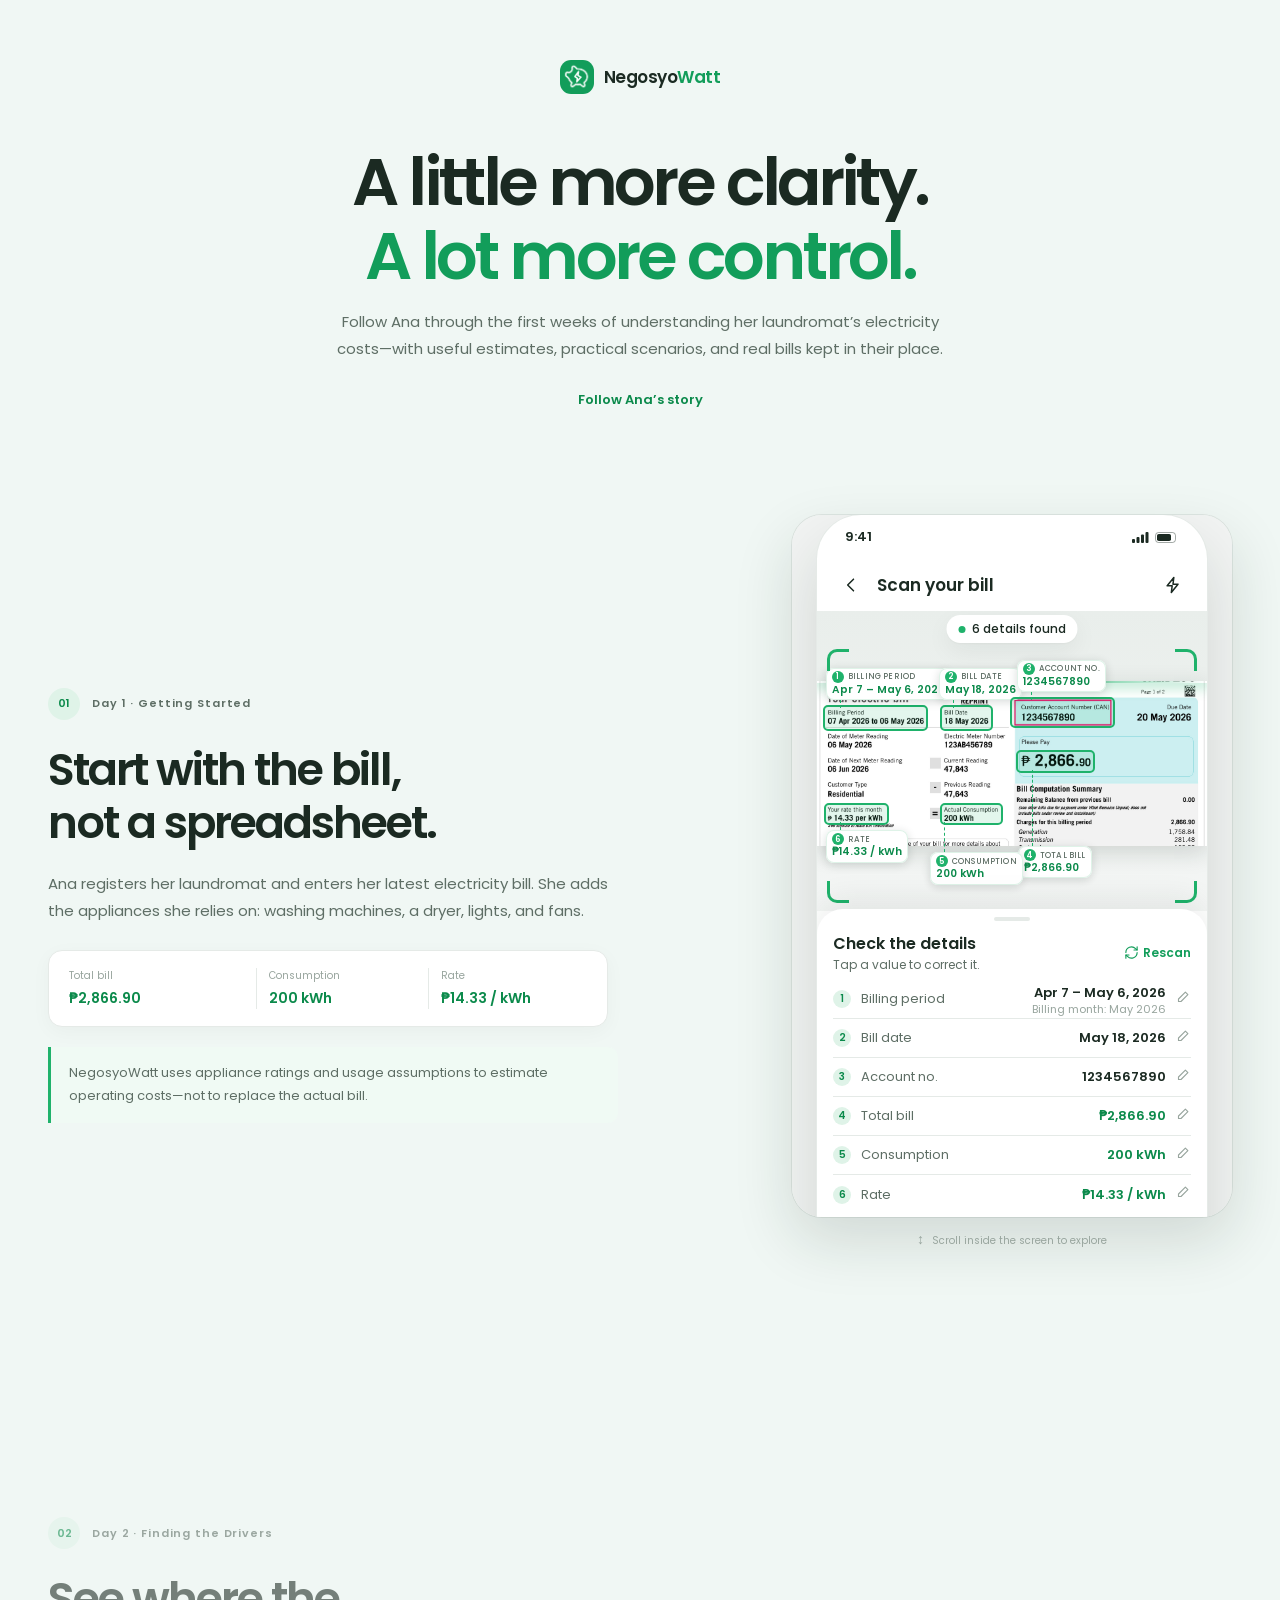
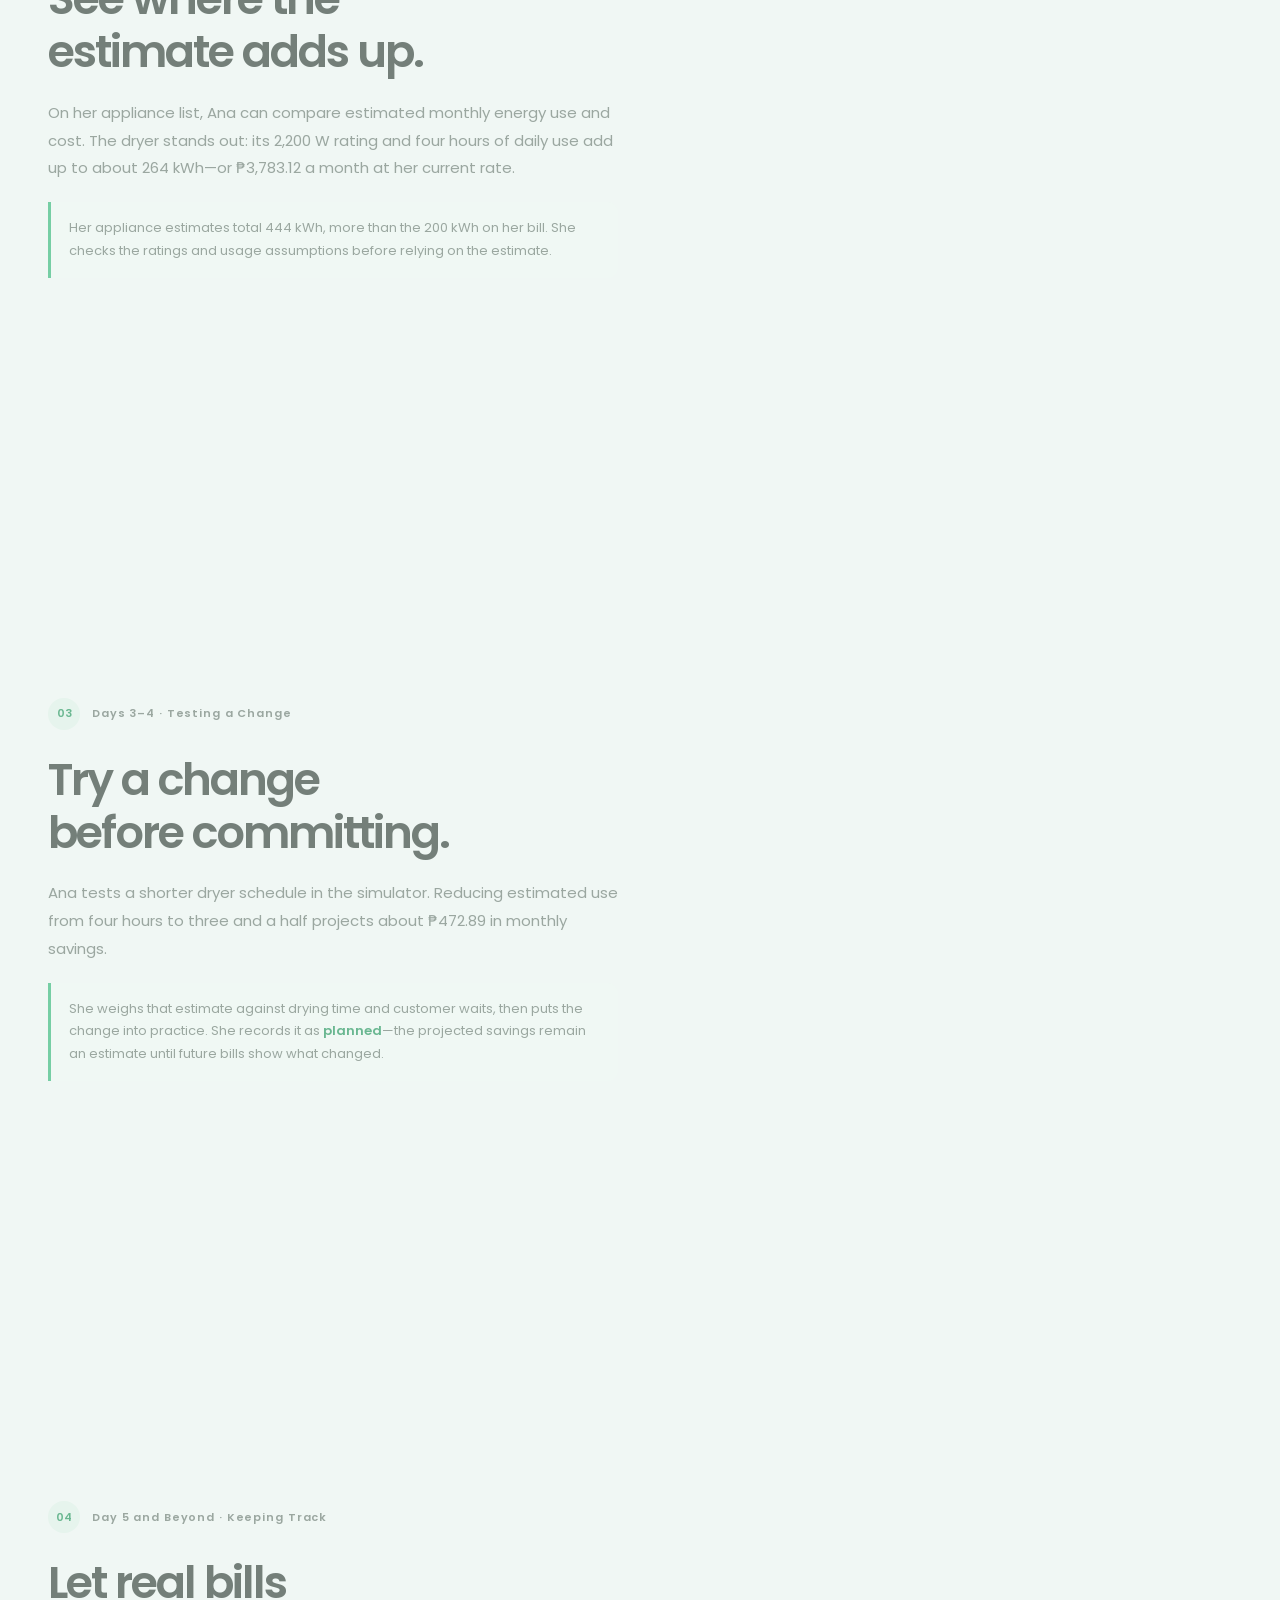
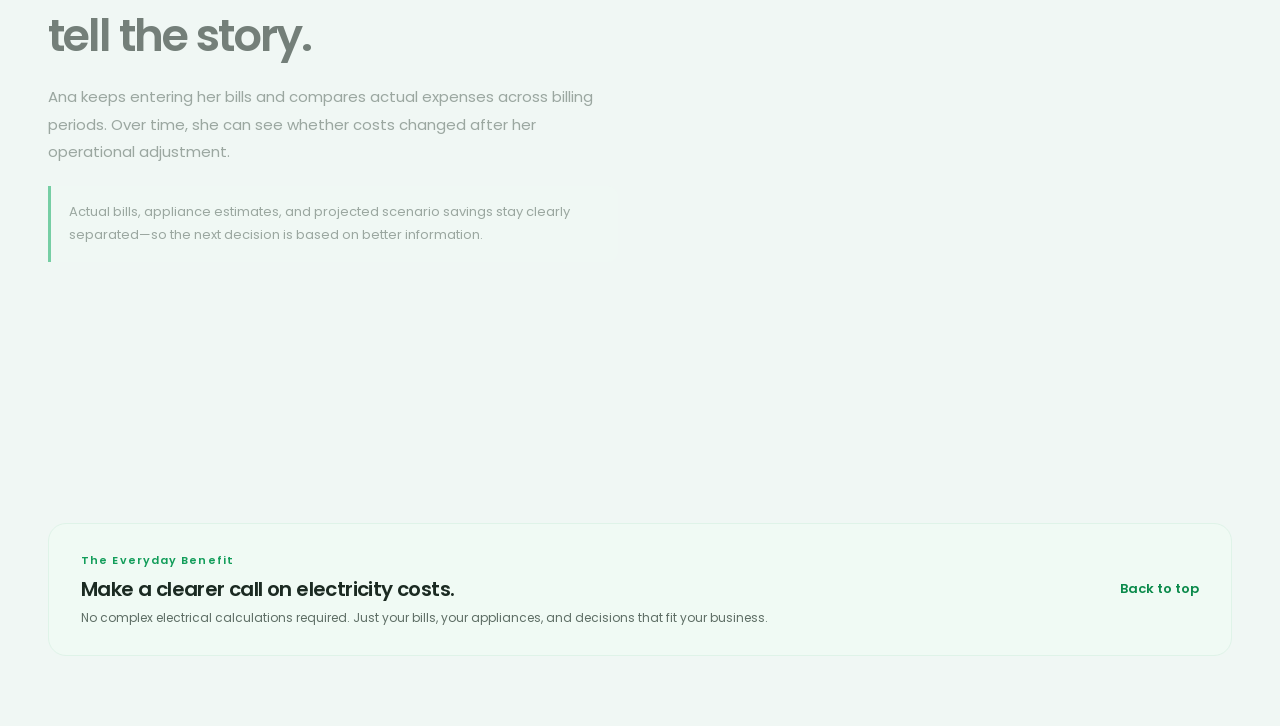
<file: index.html>
<!doctype html>
<html lang="en">
  <head>
    <meta charset="utf-8" />
    <meta name="viewport" content="width=device-width, initial-scale=1" />
    <meta name="theme-color" content="#f1f3f2" />
    <meta
      name="description"
      content="Follow Ana's laundromat as NegosyoWatt helps her understand, test, and monitor electricity costs."
    />
    <link rel="icon" type="image/png" href="screen-01/assets/negosyowatt_logo.png" />
    <title>NegosyoWatt — A clearer way to manage energy costs</title>
    <link rel="preconnect" href="https://fonts.googleapis.com" />
    <link
      rel="stylesheet"
      href="https://fonts.googleapis.com/css2?family=Poppins:wght@400;500;600;700&display=swap"
    />
    <link rel="stylesheet" href="showcase.css" />
  </head>
  <body>
    <main id="top">
      <section class="intro" aria-labelledby="intro-title">
        <a class="brand" href="#top" aria-label="NegosyoWatt home">
          <span class="brand-mark"
            ><img src="screen-01/assets/negosyowatt_logo.png" alt=""
          /></span>
          <span>Negosyo<span>Watt</span></span>
        </a>
        <h1 id="intro-title">
          A little more clarity.<br /><span>A lot more control.</span>
        </h1>
        <p class="intro-copy">
          Follow Ana through the first weeks of understanding her laundromat’s
          electricity costs—with useful estimates, practical scenarios, and real
          bills kept in their place.
        </p>
        <a class="start-link" href="#day-1">Follow Ana’s story</a>
      </section>

      <div class="journey">
        <div class="story-column" aria-label="Ana's NegosyoWatt journey">
          <article
            class="story-step is-active"
            id="day-1"
            data-screen="screen-01/screen-01-scan.html"
            data-label="1 of 4 · Bill setup"
          >
            <p class="step-label"><span>01</span> Day 1 · Getting Started</p>
            <h2>Start with the bill,<br />not a spreadsheet.</h2>
            <p>
              Ana registers her laundromat and enters her latest electricity
              bill. She adds the appliances she relies on: washing machines, a
              dryer, lights, and fans.
            </p>
            <div
              class="bill-summary"
              aria-label="Latest electricity bill details"
            >
              <div><span>Total bill</span><strong>₱2,866.90</strong></div>
              <div><span>Consumption</span><strong>200 kWh</strong></div>
              <div><span>Rate</span><strong>₱14.33 / kWh</strong></div>
            </div>
            <p class="step-note">
              NegosyoWatt uses appliance ratings and usage assumptions to
              estimate operating costs—not to replace the actual bill.
            </p>
          </article>

          <article
            class="story-step"
            id="day-2"
            data-screen="screen-02/screen-02-appliances.html"
            data-label="2 of 4 · Appliance costs"
          >
            <p class="step-label">
              <span>02</span> Day 2 · Finding the Drivers
            </p>
            <h2>See where the<br />estimate adds up.</h2>
            <p>
              On her appliance list, Ana can compare estimated monthly energy
              use and cost. The dryer stands out: its 2,200 W rating and four
              hours of daily use add up to about 264 kWh—or ₱3,783.12 a month at
              her current rate.
            </p>
            <p class="step-note">
              Her appliance estimates total 444 kWh, more than the 200 kWh on
              her bill. She checks the ratings and usage assumptions before
              relying on the estimate.
            </p>
          </article>

          <article
            class="story-step"
            id="day-3"
            data-screen="screen-03/screen-03-simulator.html"
            data-label="3 of 4 · A planned change"
          >
            <p class="step-label">
              <span>03</span> Days 3–4 · Testing a Change
            </p>
            <h2>Try a change<br />before committing.</h2>
            <p>
              Ana tests a shorter dryer schedule in the simulator. Reducing
              estimated use from four hours to three and a half projects about
              ₱472.89 in monthly savings.
            </p>
            <p class="step-note">
              She weighs that estimate against drying time and customer waits,
              then puts the change into practice. She records it as
              <b>planned</b>—the projected savings remain an estimate until
              future bills show what changed.
            </p>
          </article>

          <article
            class="story-step"
            id="day-5"
            data-screen="screen-04/screen-01-dashboard.html"
            data-label="4 of 4 · Actual bill trends"
          >
            <p class="step-label">
              <span>04</span> Day 5 and Beyond · Keeping Track
            </p>
            <h2>Let real bills<br />tell the story.</h2>
            <p>
              Ana keeps entering her bills and compares actual expenses across
              billing periods. Over time, she can see whether costs changed
              after her operational adjustment.
            </p>
            <p class="step-note">
              Actual bills, appliance estimates, and projected scenario savings
              stay clearly separated—so the next decision is based on better
              information.
            </p>
          </article>
        </div>

        <aside class="screen-column" aria-label="NegosyoWatt app screens">
          <div class="screen-sticky">
            <div class="screen-viewport">
              <iframe
                id="screen-frame"
                src="screen-01/screen-01-scan.html"
                title="NegosyoWatt screen: bill setup"
                loading="eager"
              >
              </iframe>
            </div>
            <p class="screen-hint">
              <span aria-hidden="true">↕</span> Scroll inside the screen to
              explore
            </p>
          </div>
        </aside>
      </div>

      <section class="closing">
        <div>
          <p class="eyebrow">The Everyday Benefit</p>
          <h2>Make a clearer call on electricity costs.</h2>
          <p>
            No complex electrical calculations required. Just your bills, your
            appliances, and decisions that fit your business.
          </p>
        </div>
        <a class="back-top" href="#top">Back to top</a>
      </section>
    </main>

    <script src="showcase.js"></script>
  </body>
</html>
</file>
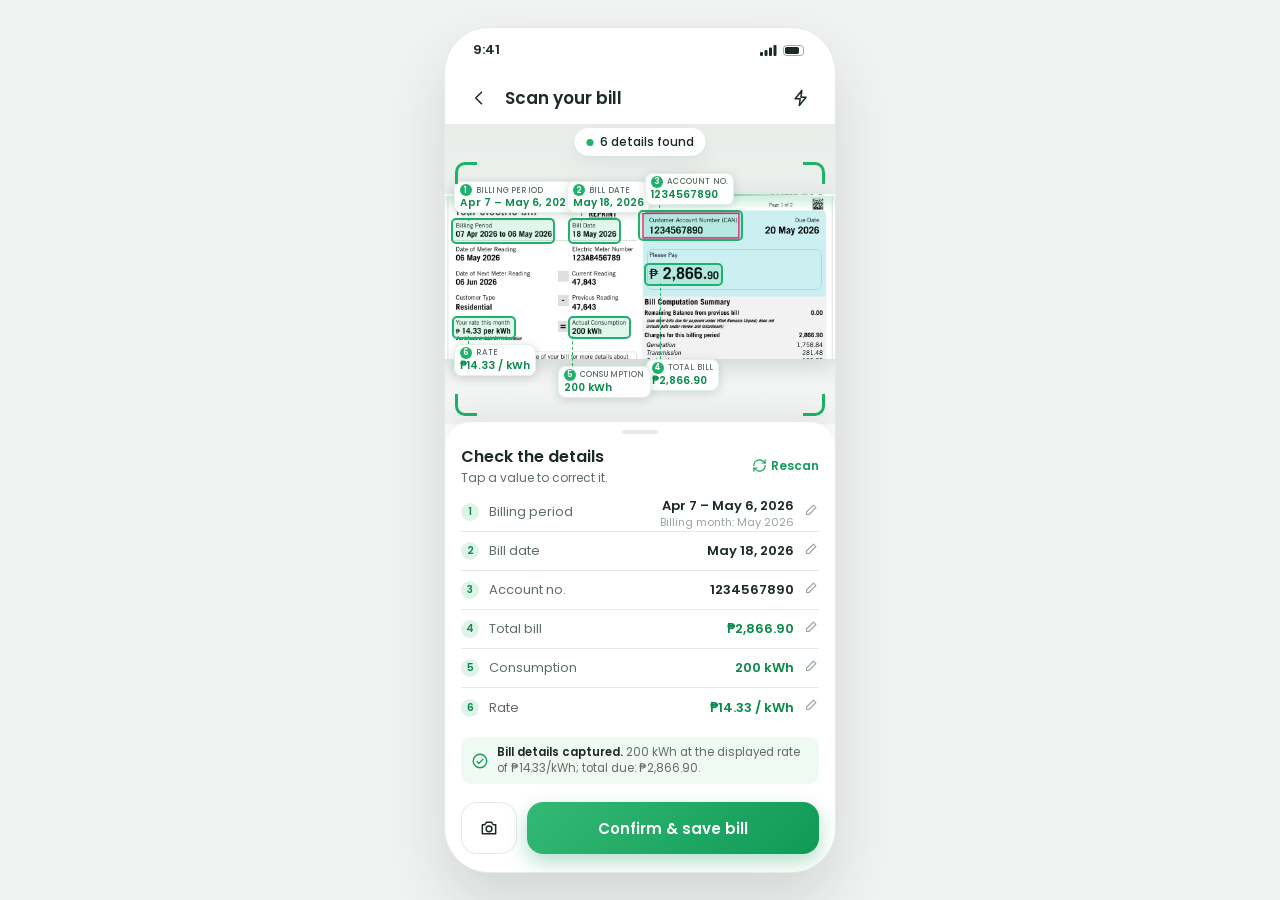
<file: screen-01/screen-01-scan.html>
<!doctype html>
<html lang="en">
<head>
  <meta charset="utf-8">
  <meta name="viewport" content="width=device-width, initial-scale=1, viewport-fit=cover">
  <link rel="icon" type="image/png" href="assets/negosyowatt_logo.png">
  <title>NegosyoWatt — Scan Bill</title>
  <link rel="preconnect" href="https://fonts.googleapis.com">
  <link rel="stylesheet" href="https://fonts.googleapis.com/css2?family=Poppins:wght@400;500;600&display=swap">
  <link rel="stylesheet" href="tokens.css">
  <link rel="stylesheet" href="screen-01-scan.css">
</head>
<body>
  <main class="phone">

    <div class="statusbar">
      <span>9:41</span>
      <span class="sys">
        <svg width="17" height="11" viewBox="0 0 17 11" fill="currentColor"><rect x="0" y="7" width="3" height="4" rx="1"/><rect x="4.5" y="5" width="3" height="6" rx="1"/><rect x="9" y="2.5" width="3" height="8.5" rx="1"/><rect x="13.5" y="0" width="3" height="11" rx="1"/></svg>
        <svg width="24" height="11" viewBox="0 0 24 11"><rect x=".5" y=".5" width="20" height="10" rx="3" fill="none" stroke="currentColor" opacity=".4"/><rect x="2" y="2" width="14" height="7" rx="1.8" fill="currentColor"/></svg>
      </span>
    </div>

    <header class="appbar">
      <button class="icon-btn" aria-label="Back"><svg viewBox="0 0 24 24"><path d="M15 5l-7 7 7 7"/></svg></button>
      <h1>Scan your bill</h1>
      <button class="icon-btn" aria-label="Flash"><svg viewBox="0 0 24 24"><path d="M13 3L5 13h6l-1 8 8-10h-6z"/></svg></button>
    </header>

    <!-- Camera viewfinder with the captured Meralco bill -->
    <section class="viewfinder" aria-label="Bill scanner">
      <span class="chip"><span class="dot"></span>6 details found</span>
      <i class="bracket tl"></i><i class="bracket tr"></i><i class="bracket bl"></i><i class="bracket br"></i>

      <div class="strip">
        <div class="photo">
          <img src="assets/bill.jpg" alt="Electricity bill being scanned">
          <div class="scanline"></div>
        </div>

        <!-- Scanner boxes + extracted text. Order = order in results list below -->
        <div class="field f-period" style="--d:.1s">
          <div class="box"></div>
          <div class="tag above"><small><b>1</b>BILLING PERIOD</small><strong>Apr 7 – May 6, 2026</strong></div>
        </div>
        <div class="field f-date" style="--d:.25s">
          <div class="box"></div>
          <div class="tag above"><small><b>2</b>BILL DATE</small><strong>May 18, 2026</strong></div>
        </div>
        <div class="field f-can" style="--d:.4s">
          <div class="box"></div>
          <div class="tag above"><small><b>3</b>ACCOUNT NO.</small><strong>1234567890</strong></div>
        </div>
        <div class="field f-pay" style="--d:.55s">
          <div class="box"></div>
          <div class="tag below"><small><b>4</b>TOTAL BILL</small><strong>₱2,866.90</strong></div>
        </div>
        <div class="field f-kwh" style="--d:.7s">
          <div class="box"></div>
          <div class="tag below"><small><b>5</b>CONSUMPTION</small><strong>200 kWh</strong></div>
        </div>
        <div class="field f-rate" style="--d:.85s">
          <div class="box"></div>
          <div class="tag below"><small><b>6</b>RATE</small><strong>₱14.33 / kWh</strong></div>
        </div>
      </div>
    </section>

    <!-- Results sheet -->
    <section class="sheet">
      <div class="grab"></div>
      <div class="sheet-head">
        <div>
          <h2>Check the details</h2>
          <p>Tap a value to correct it.</p>
        </div>
        <button class="retake">
          <svg class="ico" viewBox="0 0 24 24"><path d="M3 12a9 9 0 0 1 15.5-6.2L21 8"/><path d="M21 3v5h-5"/><path d="M21 12a9 9 0 0 1-15.5 6.2L3 16"/><path d="M3 21v-5h5"/></svg>Rescan
        </button>
      </div>

      <div class="rows">
        <div class="row"><span class="num">1</span><span class="label">Billing period</span><span class="value">Apr 7 – May 6, 2026<em>Billing month: May 2026</em></span><span class="edit"><svg class="ico" viewBox="0 0 24 24"><path d="M4 20h4L19 9l-4-4L4 16z"/></svg></span></div>
        <div class="row"><span class="num">2</span><span class="label">Bill date</span><span class="value">May 18, 2026</span><span class="edit"><svg class="ico" viewBox="0 0 24 24"><path d="M4 20h4L19 9l-4-4L4 16z"/></svg></span></div>
        <div class="row"><span class="num">3</span><span class="label">Account no.</span><span class="value">1234567890</span><span class="edit"><svg class="ico" viewBox="0 0 24 24"><path d="M4 20h4L19 9l-4-4L4 16z"/></svg></span></div>
        <div class="row key"><span class="num">4</span><span class="label">Total bill</span><span class="value">₱2,866.90</span><span class="edit"><svg class="ico" viewBox="0 0 24 24"><path d="M4 20h4L19 9l-4-4L4 16z"/></svg></span></div>
        <div class="row key"><span class="num">5</span><span class="label">Consumption</span><span class="value">200 kWh</span><span class="edit"><svg class="ico" viewBox="0 0 24 24"><path d="M4 20h4L19 9l-4-4L4 16z"/></svg></span></div>
        <div class="row key"><span class="num">6</span><span class="label">Rate</span><span class="value">₱14.33 / kWh</span><span class="edit"><svg class="ico" viewBox="0 0 24 24"><path d="M4 20h4L19 9l-4-4L4 16z"/></svg></span></div>
      </div>

      <div class="verify">
        <svg class="ico" viewBox="0 0 24 24"><circle cx="12" cy="12" r="9"/><path d="M8 12.5l2.7 2.7L16 9.5"/></svg>
        <span><b>Bill details captured.</b> 200 kWh at the displayed rate of ₱14.33/kWh; total due: ₱2,866.90.</span>
      </div>

      <div class="actions">
        <button class="btn btn-ghost" aria-label="Retake photo"><svg class="ico" viewBox="0 0 24 24"><path d="M4 8h3l2-3h6l2 3h3v11H4z"/><circle cx="12" cy="13" r="3.5"/></svg></button>
        <button class="btn btn-primary">Confirm &amp; save bill</button>
      </div>
    </section>

  </main>
</body>
</html>
</file>
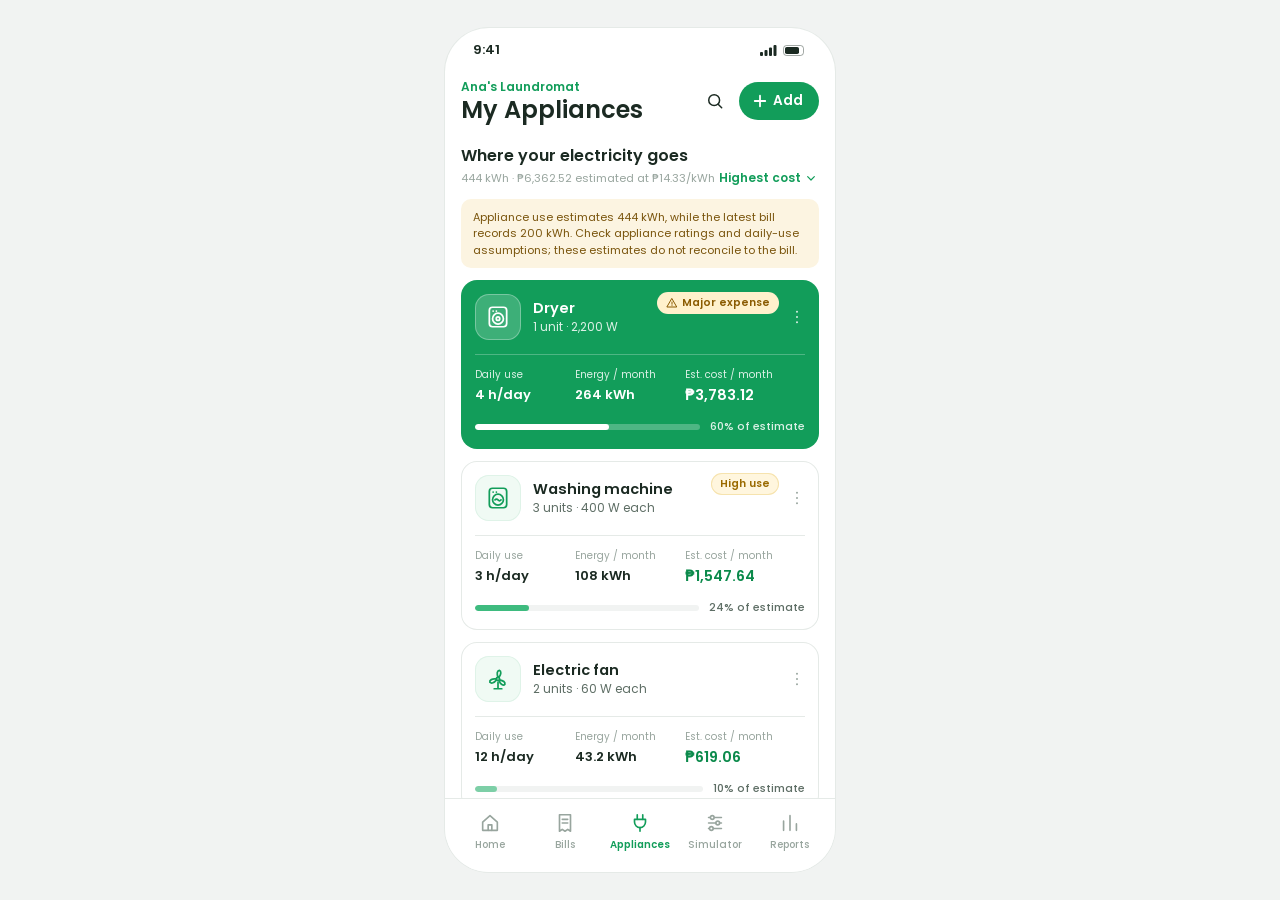
<file: screen-02/screen-02-appliances.html>
<!doctype html>
<html lang="en">
<head>
  <meta charset="utf-8">
  <meta name="viewport" content="width=device-width, initial-scale=1, viewport-fit=cover">
  <link rel="icon" type="image/png" href="../screen-01/assets/negosyowatt_logo.png">
  <title>NegosyoWatt — Appliances</title>
  <link rel="preconnect" href="https://fonts.googleapis.com">
  <link rel="stylesheet" href="https://fonts.googleapis.com/css2?family=Poppins:wght@400;500;600&display=swap">
  <link rel="stylesheet" href="tokens.css">
  <link rel="stylesheet" href="screen-02-appliances.css">
</head>
<body>
  <main class="phone">

    <div class="statusbar">
      <span>9:41</span>
      <span class="sys">
        <svg width="17" height="11" viewBox="0 0 17 11" fill="currentColor"><rect x="0" y="7" width="3" height="4" rx="1"/><rect x="4.5" y="5" width="3" height="6" rx="1"/><rect x="9" y="2.5" width="3" height="8.5" rx="1"/><rect x="13.5" y="0" width="3" height="11" rx="1"/></svg>
        <svg width="24" height="11" viewBox="0 0 24 11"><rect x=".5" y=".5" width="20" height="10" rx="3" fill="none" stroke="currentColor" opacity=".4"/><rect x="2" y="2" width="14" height="7" rx="1.8" fill="currentColor"/></svg>
      </span>
    </div>

    <div class="scroll">
      <header class="page-head">
        <div>
          <p class="eyebrow">Ana's Laundromat</p>
          <h1>My Appliances</h1>
        </div>
        <div class="head-actions">
          <button class="icon-btn" aria-label="Search appliances"><svg viewBox="0 0 24 24"><circle cx="11" cy="11" r="6.5"/><path d="M20 20l-4.2-4.2"/></svg></button>
          <button class="add-btn"><svg class="ico" viewBox="0 0 24 24"><path d="M12 5v14M5 12h14"/></svg>Add</button>
        </div>
      </header>

      <div class="list-head">
        <div><h2>Where your electricity goes</h2><p class="caption">444 kWh · ₱6,362.52 estimated at ₱14.33/kWh</p></div>
        <button class="sort">Highest cost<svg class="ico" viewBox="0 0 24 24"><path d="M7 10l5 5 5-5"/></svg></button>
      </div>

      <div class="estimate-note" role="note">Appliance use estimates 444 kWh, while the latest bill records 200 kWh. Check appliance ratings and daily-use assumptions; these estimates do not reconcile to the bill.</div>
      <div class="list">
      <article class="appl major" style="--share:59.5%">
        <header>
          <span class="tile"><svg class="ico" viewBox="0 0 24 24"><rect x="4" y="3" width="16" height="18" rx="3"/><circle cx="12" cy="13.5" r="5"/><circle cx="12" cy="13.5" r="1.6"/><path d="M7.5 6.5h.01M10.5 6.5h.01"/></svg></span>
          <div class="who">
            <h3>Dryer</h3>
            <p>1 unit · 2,200 W</p>
          </div>
          <span class="badge major-b"><svg class="ico" viewBox="0 0 24 24"><path d="M12 3.5l9.5 16.5h-19z"/><path d="M12 10v4.5M12 17.2h.01"/></svg>Major expense</span>
          <button class="more" aria-label="Edit or delete Dryer"><svg class="ico" viewBox="0 0 24 24"><path d="M12 5h.01M12 12h.01M12 19h.01" stroke-width="2.6"/></svg></button>
        </header>
        <dl class="stats">
          <div><dt>Daily use</dt><dd>4 h/day</dd></div>
          <div><dt>Energy / month</dt><dd>264 kWh</dd></div>
          <div class="cost"><dt>Est. cost / month</dt><dd>₱3,783.12</dd></div>
        </dl>
        <div class="share"><div class="bar"><i></i></div><span>60% of estimate</span></div>
      </article>
      <article class="appl high" style="--share:24.3%">
        <header>
          <span class="tile"><svg class="ico" viewBox="0 0 24 24"><rect x="4" y="3" width="16" height="18" rx="3"/><circle cx="12" cy="13.5" r="5"/><path d="M9.2 13.8c.9-1 1.9-1 2.8 0s1.9 1 2.8 0"/><path d="M7.5 6.5h.01M10.5 6.5h.01"/></svg></span>
          <div class="who">
            <h3>Washing machine</h3>
            <p>3 units · 400 W each</p>
          </div>
          <span class="badge high-b">High use</span>
          <button class="more" aria-label="Edit or delete Washing machine"><svg class="ico" viewBox="0 0 24 24"><path d="M12 5h.01M12 12h.01M12 19h.01" stroke-width="2.6"/></svg></button>
        </header>
        <dl class="stats">
          <div><dt>Daily use</dt><dd>3 h/day</dd></div>
          <div><dt>Energy / month</dt><dd>108 kWh</dd></div>
          <div class="cost"><dt>Est. cost / month</dt><dd>₱1,547.64</dd></div>
        </dl>
        <div class="share"><div class="bar"><i></i></div><span>24% of estimate</span></div>
      </article>
      <article class="appl" style="--share:9.7%">
        <header>
          <span class="tile"><svg class="ico" viewBox="0 0 24 24"><circle cx="12" cy="12" r="1.5"/><g><path d="M12 10.5C10.8 7 11 4.6 13.2 4c2 .6 1.8 3.6-.2 6.3"/></g><g transform="rotate(120 12 12)"><path d="M12 10.5C10.8 7 11 4.6 13.2 4c2 .6 1.8 3.6-.2 6.3"/></g><g transform="rotate(240 12 12)"><path d="M12 10.5C10.8 7 11 4.6 13.2 4c2 .6 1.8 3.6-.2 6.3"/></g><path d="M12 15v6M8.5 21h7"/></svg></span>
          <div class="who">
            <h3>Electric fan</h3>
            <p>2 units · 60 W each</p>
          </div>
          
          <button class="more" aria-label="Edit or delete Electric fan"><svg class="ico" viewBox="0 0 24 24"><path d="M12 5h.01M12 12h.01M12 19h.01" stroke-width="2.6"/></svg></button>
        </header>
        <dl class="stats">
          <div><dt>Daily use</dt><dd>12 h/day</dd></div>
          <div><dt>Energy / month</dt><dd>43.2 kWh</dd></div>
          <div class="cost"><dt>Est. cost / month</dt><dd>₱619.06</dd></div>
        </dl>
        <div class="share"><div class="bar"><i></i></div><span>10% of estimate</span></div>
      </article>
      <article class="appl" style="--share:6.5%">
        <header>
          <span class="tile"><svg class="ico" viewBox="0 0 24 24"><path d="M12 3a6 6 0 0 0-3.6 10.8c.6.5 1.1 1.2 1.1 2.2h5c0-1 .5-1.7 1.1-2.2A6 6 0 0 0 12 3z"/><path d="M9.5 18.5h5M10.5 21h3"/></svg></span>
          <div class="who">
            <h3>LED lights</h3>
            <p>8 units · 10 W each</p>
          </div>
          
          <button class="more" aria-label="Edit or delete LED lights"><svg class="ico" viewBox="0 0 24 24"><path d="M12 5h.01M12 12h.01M12 19h.01" stroke-width="2.6"/></svg></button>
        </header>
        <dl class="stats">
          <div><dt>Daily use</dt><dd>12 h/day</dd></div>
          <div><dt>Energy / month</dt><dd>28.8 kWh</dd></div>
          <div class="cost"><dt>Est. cost / month</dt><dd>₱412.70</dd></div>
        </dl>
        <div class="share"><div class="bar"><i></i></div><span>6% of estimate</span></div>
      </article>
      </div>
    </div>

    <nav class="bottom-nav" aria-label="Main"><a href="#"><svg class="ico" viewBox="0 0 24 24"><path d="M4 11l8-7 8 7v9H4z"/><path d="M10 20v-6h4v6"/></svg>Home</a><a href="#"><svg class="ico" viewBox="0 0 24 24"><path d="M6 3h12v18l-3-2-3 2-3-2-3 2z"/><path d="M9 8h6M9 12h6"/></svg>Bills</a><a href="#" class="active"><svg class="ico" viewBox="0 0 24 24"><path d="M9 3v5M15 3v5"/><path d="M6 8h12v3a6 6 0 0 1-12 0z"/><path d="M12 17v4"/></svg>Appliances</a><a href="#"><svg class="ico" viewBox="0 0 24 24"><path d="M5 6h14M5 12h14M5 18h14"/><circle cx="9" cy="6" r="2" fill="var(--surface)"/><circle cx="15" cy="12" r="2" fill="var(--surface)"/><circle cx="8" cy="18" r="2" fill="var(--surface)"/></svg>Simulator</a><a href="#"><svg class="ico" viewBox="0 0 24 24"><path d="M5 20V10M12 20V4M19 20v-7"/></svg>Reports</a></nav>
  </main>
</body>
</html>
</file>
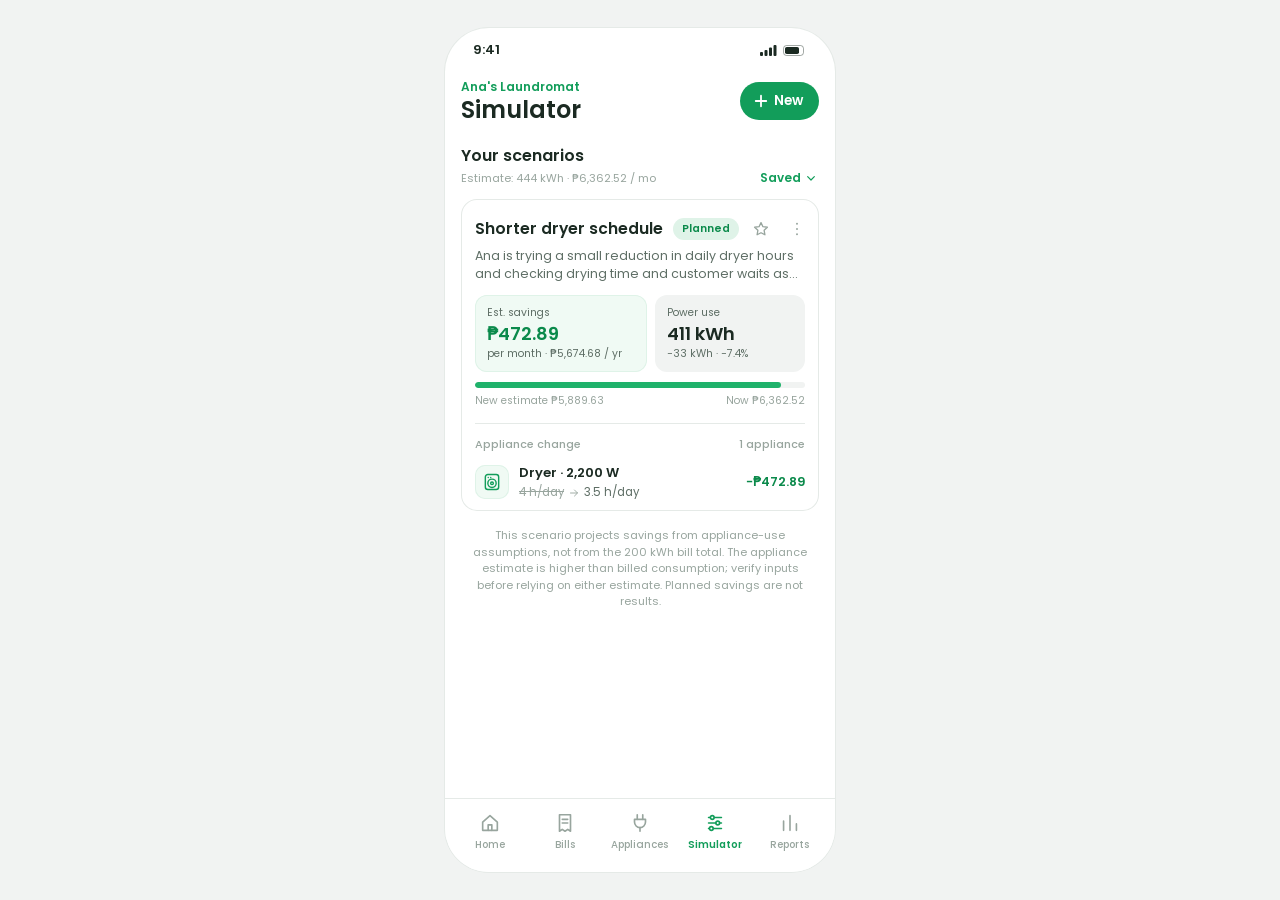
<file: screen-03/screen-03-simulator.html>
<!doctype html>
<html lang="en">
<head>
  <meta charset="utf-8">
  <meta name="viewport" content="width=device-width, initial-scale=1, viewport-fit=cover">
  <link rel="icon" type="image/png" href="../screen-01/assets/negosyowatt_logo.png">
  <title>NegosyoWatt — Simulator</title>
  <link rel="preconnect" href="https://fonts.googleapis.com">
  <link rel="stylesheet" href="https://fonts.googleapis.com/css2?family=Poppins:wght@400;500;600&display=swap">
  <link rel="stylesheet" href="tokens.css">
  <link rel="stylesheet" href="screen-03-simulator.css">
</head>
<body>
  <main class="phone">
    <div class="statusbar">
      <span>9:41</span>
      <span class="sys">
        <svg width="17" height="11" viewBox="0 0 17 11" fill="currentColor"><rect x="0" y="7" width="3" height="4" rx="1"/><rect x="4.5" y="5" width="3" height="6" rx="1"/><rect x="9" y="2.5" width="3" height="8.5" rx="1"/><rect x="13.5" y="0" width="3" height="11" rx="1"/></svg>
        <svg width="24" height="11" viewBox="0 0 24 11"><rect x=".5" y=".5" width="20" height="10" rx="3" fill="none" stroke="currentColor" opacity=".4"/><rect x="2" y="2" width="14" height="7" rx="1.8" fill="currentColor"/></svg>
      </span>
    </div>

    <div class="scroll">
      <header class="page-head">
        <div>
          <p class="eyebrow">Ana's Laundromat</p>
          <h1>Simulator</h1>
        </div>
        <button class="add-btn"><svg class="ico" viewBox="0 0 24 24"><path d="M12 5v14M5 12h14"/></svg>New</button>
      </header>

      <div class="list-head">
        <div><h2>Your scenarios</h2><p class="caption">Estimate: 444 kWh · ₱6,362.52 / mo</p></div>
        <button class="sort">Saved<svg class="ico" viewBox="0 0 24 24"><path d="M7 10l5 5 5-5"/></svg></button>
      </div>

      <div class="list">
        <article class="scn">
          <header>
            <h3>Shorter dryer schedule</h3>
            <span class="status planned">Planned</span>
            <button class="star" aria-label="Star scenario" aria-pressed="false"><svg class="ico" viewBox="0 0 24 24"><path d="M12 3.5l2.6 5.4 5.9.8-4.3 4.1 1 5.9L12 17l-5.2 2.7 1-5.9L3.5 9.7l5.9-.8z"/></svg></button>
            <button class="menu" aria-label="Scenario options"><svg class="ico" viewBox="0 0 24 24"><path d="M12 5h.01M12 12h.01M12 19h.01" stroke-width="2.6"/></svg></button>
          </header>
          <p class="desc">Ana is trying a small reduction in daily dryer hours and checking drying time and customer waits as the planned change takes effect.</p>

          <div class="metrics">
            <div class="m save"><span class="k">Est. savings</span><strong>₱472.89</strong><span class="sub">per month · ₱5,674.68 / yr</span></div>
            <div class="m"><span class="k">Power use</span><strong>411 kWh</strong><span class="sub">−33 kWh · −7.4%</span></div>
          </div>
          <div class="compare">
            <div class="track"><i style="width:92.6%"></i></div>
            <p><span>New estimate ₱5,889.63</span><span>Now ₱6,362.52</span></p>
          </div>

          <div class="cfg-head"><span>Appliance change</span><span>1 appliance</span></div>
          <ul class="cfgs first">
            <li class="cfg">
              <span class="tile"><svg class="ico" viewBox="0 0 24 24"><rect x="4" y="3" width="16" height="18" rx="3"/><circle cx="12" cy="13.5" r="5"/><circle cx="12" cy="13.5" r="1.6"/><path d="M7.5 6.5h.01M10.5 6.5h.01"/></svg></span>
              <div class="what"><b>Dryer · 2,200 W</b><span><s>4 h/day</s><svg class="ico arrow" viewBox="0 0 24 24"><path d="M5 12h14M13 6l6 6-6 6"/></svg>3.5 h/day</span></div>
              <span class="delta">−₱472.89</span>
            </li>
          </ul>
        </article>
      </div>

      <p class="foot">This scenario projects savings from appliance-use assumptions, not from the 200 kWh bill total. The appliance estimate is higher than billed consumption; verify inputs before relying on either estimate. Planned savings are not results.</p>
    </div>

    <nav class="bottom-nav" aria-label="Main">
      <a href="#"><svg class="ico" viewBox="0 0 24 24"><path d="M4 11l8-7 8 7v9H4z"/><path d="M10 20v-6h4v6"/></svg>Home</a>
      <a href="#"><svg class="ico" viewBox="0 0 24 24"><path d="M6 3h12v18l-3-2-3 2-3-2-3 2z"/><path d="M9 8h6M9 12h6"/></svg>Bills</a>
      <a href="#"><svg class="ico" viewBox="0 0 24 24"><path d="M9 3v5M15 3v5"/><path d="M6 8h12v3a6 6 0 0 1-12 0z"/><path d="M12 17v4"/></svg>Appliances</a>
      <a href="#" class="active"><svg class="ico" viewBox="0 0 24 24"><path d="M5 6h14M5 12h14M5 18h14"/><circle cx="9" cy="6" r="2" fill="var(--surface)"/><circle cx="15" cy="12" r="2" fill="var(--surface)"/><circle cx="8" cy="18" r="2" fill="var(--surface)"/></svg>Simulator</a>
      <a href="#"><svg class="ico" viewBox="0 0 24 24"><path d="M5 20V10M12 20V4M19 20v-7"/></svg>Reports</a>
    </nav>
  </main>
  <script>
    var star = document.querySelector('.star');
    star.addEventListener('click', function () {
      var on = star.getAttribute('aria-pressed') !== 'true';
      star.setAttribute('aria-pressed', on);
      star.setAttribute('aria-label', on ? 'Unstar scenario' : 'Star scenario');
    });
  </script>
</body>
</html>
</file>
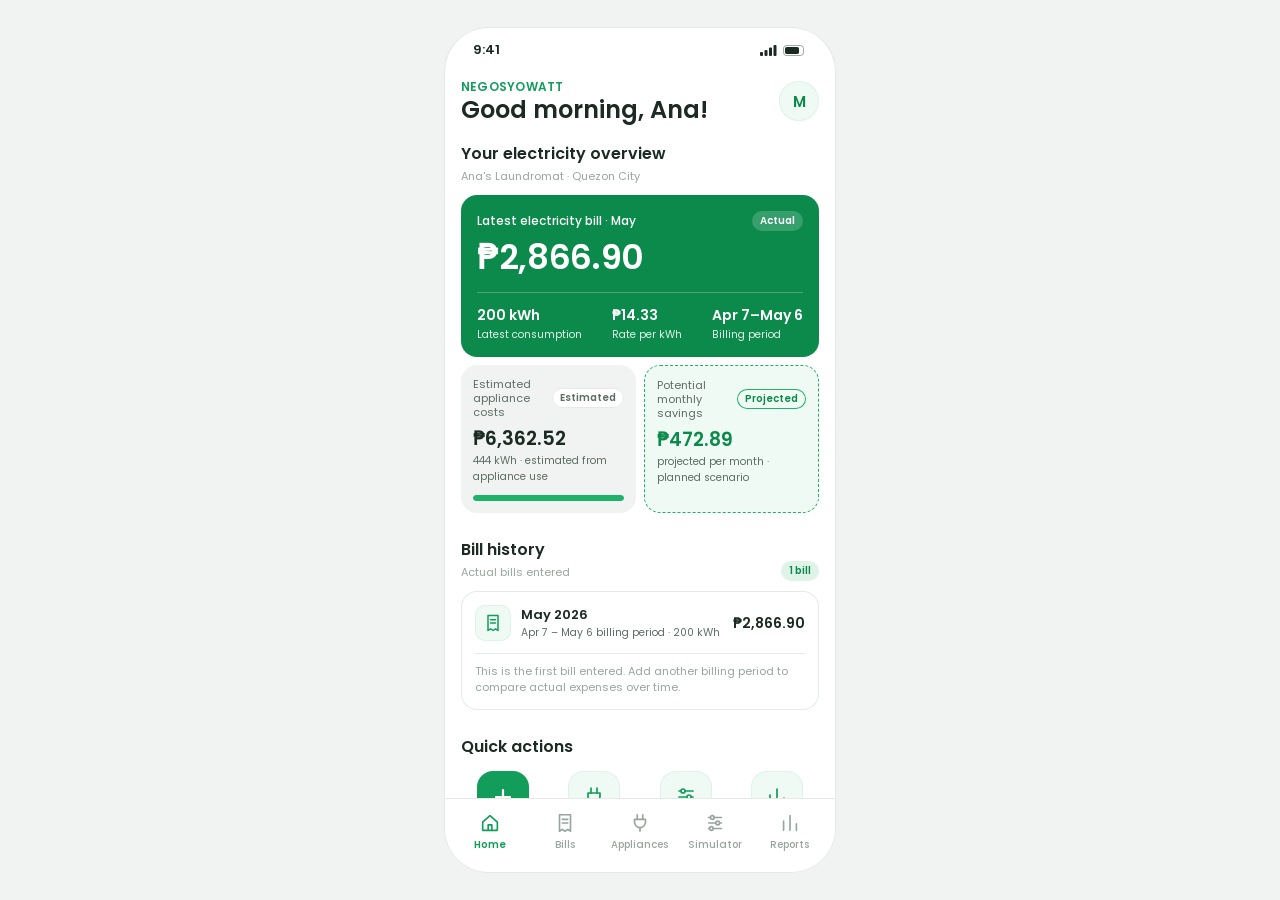
<file: screen-04/screen-01-dashboard.html>
<!doctype html>
<html lang="en">
<head>
  <meta charset="utf-8">
  <meta name="viewport" content="width=device-width, initial-scale=1, viewport-fit=cover">
  <link rel="icon" type="image/png" href="../screen-01/assets/negosyowatt_logo.png">
  <title>NegosyoWatt — Home</title>
  <link rel="preconnect" href="https://fonts.googleapis.com">
  <link rel="stylesheet" href="https://fonts.googleapis.com/css2?family=Poppins:wght@400;500;600&display=swap">
  <link rel="stylesheet" href="tokens.css">
  <link rel="stylesheet" href="screen-01-dashboard.css">
</head>
<body>
  <main class="phone">

    <div class="statusbar">
      <span>9:41</span>
      <span class="sys">
        <svg width="17" height="11" viewBox="0 0 17 11" fill="currentColor"><rect x="0" y="7" width="3" height="4" rx="1"/><rect x="4.5" y="5" width="3" height="6" rx="1"/><rect x="9" y="2.5" width="3" height="8.5" rx="1"/><rect x="13.5" y="0" width="3" height="11" rx="1"/></svg>
        <svg width="24" height="11" viewBox="0 0 24 11"><rect x=".5" y=".5" width="20" height="10" rx="3" fill="none" stroke="currentColor" opacity=".4"/><rect x="2" y="2" width="14" height="7" rx="1.8" fill="currentColor"/></svg>
      </span>
    </div>

    <div class="scroll">
      <header class="page-head">
        <div>
          <p class="eyebrow">NEGOSYOWATT</p>
          <h1>Good morning, Ana!</h1>
        </div>
        <button class="avatar" aria-label="Profile and business settings">M</button>
      </header>

      <!-- Overview -->
      <section aria-labelledby="h-overview">
        <div class="sec-head">
          <div><h2 id="h-overview">Your electricity overview</h2><p class="caption">Ana's Laundromat · Quezon City</p></div>
        </div>

        <div class="hero">
          <div class="hero-top"><span class="k">Latest electricity bill · May</span><span class="tag on-dark">Actual</span></div>
          <strong class="big">₱2,866.90</strong>
          <div class="hero-meta">
            <div><b>200 kWh</b><span>Latest consumption</span></div>
            <div><b>₱14.33</b><span>Rate per kWh</span></div>
            <div><b>Apr 7–May 6</b><span>Billing period</span></div>
          </div>
        </div>

        <div class="pair">
          <div class="mc est">
            <header><span class="k">Estimated appliance costs</span><span class="tag est">Estimated</span></header>
            <strong>₱6,362.52</strong>
            <span class="sub">444 kWh · estimated from appliance use</span>
            <div class="track" aria-hidden="true"><i style="width:100%"></i></div>
          </div>
          <div class="mc proj">
            <header><span class="k">Potential monthly savings</span><span class="tag proj">Projected</span></header>
            <strong>₱472.89</strong>
            <span class="sub">projected per month · planned scenario</span>
          </div>
        </div>
      </section>

      <!-- Bill history -->
      <section aria-labelledby="h-trend">
        <div class="sec-head">
          <div><h2 id="h-trend">Bill history</h2><p class="caption">Actual bills entered</p></div>
          <span class="tag actual">1 bill</span>
        </div>
        <div class="card bill-history">
          <div class="bill-period">
            <span class="period-icon"><svg class="ico" viewBox="0 0 24 24"><path d="M6 3h12v18l-3-2-3 2-3-2-3 2z"/><path d="M9 8h6M9 12h6"/></svg></span>
            <div class="period-info"><b>May 2026</b><span>Apr 7 – May 6 billing period · 200 kWh</span></div>
            <strong>₱2,866.90</strong>
          </div>
          <p class="note">This is the first bill entered. Add another billing period to compare actual expenses over time.</p>
        </div>
      </section>

      <!-- Quick actions -->
      <section aria-labelledby="h-actions">
        <div class="sec-head"><h2 id="h-actions">Quick actions</h2></div>
        <nav class="actions" aria-label="Quick actions">
          <a href="#" class="act primary"><span class="tile"><svg class="ico" viewBox="0 0 24 24"><path d="M12 5v14M5 12h14"/></svg></span>Add electricity bill</a>
          <a href="#" class="act"><span class="tile"><svg class="ico" viewBox="0 0 24 24"><path d="M9 3v5M15 3v5"/><path d="M6 8h12v3a6 6 0 0 1-12 0z"/><path d="M12 17v4"/></svg></span>Manage appliances</a>
          <a href="#" class="act"><span class="tile"><svg class="ico" viewBox="0 0 24 24"><path d="M5 6h14M5 12h14M5 18h14"/><circle cx="9" cy="6" r="2" fill="var(--green-50)"/><circle cx="15" cy="12" r="2" fill="var(--green-50)"/><circle cx="8" cy="18" r="2" fill="var(--green-50)"/></svg></span>Simulate savings</a>
          <a href="#" class="act"><span class="tile"><svg class="ico" viewBox="0 0 24 24"><path d="M5 20V10M12 20V4M19 20v-7"/></svg></span>View reports</a>
        </nav>
      </section>

      <!-- Highest-cost appliances -->
      <section aria-labelledby="h-ap">
        <div class="sec-head">
          <div><h2 id="h-ap">Highest-cost appliances</h2><p class="caption">Monthly cost, calculated from usage</p></div>
          <span class="tag est">Estimated</span>
        </div>
        <div class="card">
          <ul class="ap">
            <li>
              <span class="tile"><svg class="ico" viewBox="0 0 24 24"><rect x="4" y="3" width="16" height="18" rx="3"/><circle cx="12" cy="13.5" r="5"/><circle cx="12" cy="13.5" r="1.6"/><path d="M7.5 6.5h.01M10.5 6.5h.01"/></svg></span>
              <div class="what"><b>Dryer</b><span>1 × 2,200 W · 4 h/day</span></div>
              <div class="amt"><b>₱3,783.12</b><span>59% of estimate</span></div>
              <div class="track" aria-hidden="true"><i style="width:100%"></i></div>
            </li>
            <li>
              <span class="tile"><svg class="ico" viewBox="0 0 24 24"><rect x="4" y="3" width="16" height="18" rx="3"/><circle cx="12" cy="13.5" r="5"/><path d="M9.2 13.8c.9-1 1.9-1 2.8 0s1.9 1 2.8 0"/><path d="M7.5 6.5h.01M10.5 6.5h.01"/></svg></span>
              <div class="what"><b>Washing machines</b><span>3 × 400 W · 3 h/day</span></div>
              <div class="amt"><b>₱1,547.64</b><span>24% of estimate</span></div>
              <div class="track" aria-hidden="true"><i style="width:40.9%"></i></div>
            </li>
            <li>
              <span class="tile"><svg class="ico" viewBox="0 0 24 24"><circle cx="12" cy="12" r="1.5"/><g><path d="M12 10.5C10.8 7 11 4.6 13.2 4c2 .6 1.8 3.6-.2 6.3"/></g><g transform="rotate(120 12 12)"><path d="M12 10.5C10.8 7 11 4.6 13.2 4c2 .6 1.8 3.6-.2 6.3"/></g><g transform="rotate(240 12 12)"><path d="M12 10.5C10.8 7 11 4.6 13.2 4c2 .6 1.8 3.6-.2 6.3"/></g><path d="M12 15v6M8.5 21h7"/></svg></span>
              <div class="what"><b>Electric fans</b><span>2 × 60 W · 12 h/day</span></div>
              <div class="amt"><b>₱619.06</b><span>10% of estimate</span></div>
              <div class="track" aria-hidden="true"><i style="width:16.4%"></i></div>
            </li>
          </ul>
          <p class="note">Illustrative figures, not measured costs.</p>
        </div>
      </section>

      <p class="foot"><b>Actual</b> amounts come from your bills. <b>Estimated</b> costs are calculated from appliance ratings and usage assumptions. Here, estimated appliance use is 444 kWh while the bill records 200 kWh; review the assumptions. <b>Projected</b> savings are not results.</p>
    </div>

    <nav class="bottom-nav" aria-label="Main"><a href="#" class="active"><svg class="ico" viewBox="0 0 24 24"><path d="M4 11l8-7 8 7v9H4z"/><path d="M10 20v-6h4v6"/></svg>Home</a><a href="#"><svg class="ico" viewBox="0 0 24 24"><path d="M6 3h12v18l-3-2-3 2-3-2-3 2z"/><path d="M9 8h6M9 12h6"/></svg>Bills</a><a href="#"><svg class="ico" viewBox="0 0 24 24"><path d="M9 3v5M15 3v5"/><path d="M6 8h12v3a6 6 0 0 1-12 0z"/><path d="M12 17v4"/></svg>Appliances</a><a href="#"><svg class="ico" viewBox="0 0 24 24"><path d="M5 6h14M5 12h14M5 18h14"/><circle cx="9" cy="6" r="2" fill="var(--surface)"/><circle cx="15" cy="12" r="2" fill="var(--surface)"/><circle cx="8" cy="18" r="2" fill="var(--surface)"/></svg>Simulator</a><a href="#"><svg class="ico" viewBox="0 0 24 24"><path d="M5 20V10M12 20V4M19 20v-7"/></svg>Reports</a></nav>
  </main>

</body>
</html>
</file>
<file: showcase.css>
:root {
  --green-700: #0b8a4b;
  --green-600: #129d5a;
  --green-500: #1fb26b;
  --green-100: #dff3e8;
  --green-50: #f0faf4;
  --ink-900: #1b2a22;
  --ink-600: #5e6e65;
  --ink-400: #98a59e;
  --line: #e5eae7;
  --surface: #ffffff;
  --canvas: #f0f7f4;
  --font: "Poppins", -apple-system, "Segoe UI", Roboto, Arial, sans-serif;
}

* {
  box-sizing: border-box;
}
html {
  scroll-behavior: smooth;
  scroll-padding-top: 36px;
}
body {
  margin: 0;
  color: var(--ink-900);
  background: var(--canvas);
  font-family: var(--font);
  -webkit-font-smoothing: antialiased;
}
a {
  color: inherit;
}

.brand {
  display: inline-flex;
  align-items: center;
  gap: 10px;
  color: var(--ink-900);
  font-size: 17px;
  font-weight: 600;
  text-decoration: none;
  letter-spacing: -0.03em;
  margin-bottom: 32px;
}
.brand > span:last-child > span {
  color: var(--green-600);
}
.brand-mark {
  display: grid;
  place-items: center;
  width: 34px;
  height: 34px;
  border-radius: 11px;
  color: white;
  background: var(--green-600);
}
.brand-mark img {
  display: block;
  width: 30px;
  height: 30px;
  object-fit: contain;
}
.start-link,
.back-top {
  color: var(--green-700);
  font-size: 13px;
  font-weight: 600;
  text-decoration: none;
}

.intro {
  max-width: 850px;
  margin: 0 auto;
  padding: 60px 28px 104px;
  text-align: center;
}
.eyebrow {
  margin: 0;
  color: var(--green-600);
  font-size: 11px;
  font-weight: 600;
  letter-spacing: 0.1em;
}
.intro .eyebrow {
  display: flex;
  align-items: center;
  justify-content: center;
  gap: 8px;
}
.intro .eyebrow span {
  width: 7px;
  height: 7px;
  border-radius: 50%;
  background: var(--green-500);
}
.intro h1 {
  margin: 20px 0 14px;
  font-size: clamp(38px, 5.5vw, 66px);
  line-height: 1.12;
  letter-spacing: -0.055em;
  font-weight: 600;
}
.intro h1 span {
  color: var(--green-600);
}
.intro-copy {
  max-width: 610px;
  margin: 0 auto;
  color: var(--ink-600);
  font-size: 15px;
  line-height: 1.8;
}
.start-link {
  display: inline-block;
  margin-top: 28px;
}
.start-link span {
  margin-left: 6px;
}

.journey {
  max-width: 1240px;
  margin: 0 auto;
  padding: 0 28px 40px;
  display: grid;
  grid-template-columns: minmax(0, 1fr) minmax(390px, 440px);
  gap: clamp(48px, 8vw, 118px);
  align-items: start;
}
.story-column {
  min-width: 0;
}
.story-step {
  min-height: 88vh;
  padding: 65px 0 76px;
  display: flex;
  flex-direction: column;
  justify-content: center;
  scroll-margin-top: 32px;
  opacity: 0.58;
  transition: opacity 0.25s ease;
}
.story-step.is-active {
  opacity: 1;
}
.step-label {
  display: flex;
  align-items: center;
  gap: 12px;
  margin: 0 0 24px;
  color: var(--ink-600);
  font-size: 11px;
  font-weight: 600;
  letter-spacing: 0.08em;
}
.step-label span {
  display: grid;
  place-items: center;
  width: 32px;
  height: 32px;
  border-radius: 50%;
  color: var(--green-700);
  background: var(--green-100);
  font-size: 11px;
  letter-spacing: 0;
}
.story-step h2 {
  margin: 0;
  font-size: clamp(31px, 3.5vw, 45px);
  line-height: 1.18;
  letter-spacing: -0.045em;
  font-weight: 600;
}
.story-step > p:not(.step-label) {
  max-width: 570px;
  margin: 20px 0 0;
  color: var(--ink-600);
  font-size: 15px;
  line-height: 1.85;
}
.story-step .step-note {
  padding: 15px 18px;
  border-left: 3px solid var(--green-500);
  border-radius: 0 10px 10px 0;
  background: var(--green-50);
  color: var(--ink-600);
  font-size: 13px !important;
  line-height: 1.75 !important;
}
.story-step .step-note b {
  color: var(--green-700);
  font-weight: 600;
}
.bill-summary {
  max-width: 560px;
  margin-top: 25px;
  padding: 17px 20px;
  display: grid;
  grid-template-columns: 1.1fr 1fr 1fr;
  gap: 12px;
  border: 1px solid var(--line);
  border-radius: 14px;
  background: var(--surface);
  box-shadow: 0 5px 20px rgba(20, 40, 30, 0.035);
}
.bill-summary div {
  display: flex;
  flex-direction: column;
  gap: 4px;
}
.bill-summary div + div {
  padding-left: 12px;
  border-left: 1px solid var(--line);
}
.bill-summary span {
  color: var(--ink-400);
  font-size: 10px;
}
.bill-summary strong {
  color: var(--green-700);
  font-size: 14px;
  font-weight: 600;
  white-space: nowrap;
}

.screen-column {
  min-width: 0;
  align-self: stretch;
}
.screen-sticky {
  position: sticky;
  top: 28px;
}
.screen-viewport {
  height: min(78vh, 760px);
  min-height: 500px;
  overflow: auto;
  overscroll-behavior: contain;
  scrollbar-color: #c7d5cd transparent;
  scrollbar-width: thin;
  border-radius: 30px;
  background: #e8eeea;
  box-shadow:
    0 24px 60px rgba(20, 40, 30, 0.14),
    0 0 0 1px rgba(20, 40, 30, 0.08);
}
.screen-viewport iframe {
  display: block;
  width: 440px;
  height: 844px;
  margin: 0 auto;
  border: 0;
}
.screen-hint {
  margin: 12px 0 0;
  color: var(--ink-400);
  font-size: 10px;
  text-align: center;
}
.screen-hint span {
  margin-right: 5px;
  font-size: 14px;
}

.closing {
  max-width: 1184px;
  margin: 0 auto 70px;
  padding: 28px 32px;
  display: grid;
  grid-template-columns: 1fr auto;
  align-items: center;
  gap: 20px;
  border: 1px solid var(--green-100);
  border-radius: 18px;
  background: var(--green-50);
}
.closing h2 {
  margin: 5px 0 4px;
  font-size: 20px;
  font-weight: 600;
  letter-spacing: -0.03em;
}
.closing div > p:last-child {
  margin: 0;
  color: var(--ink-600);
  font-size: 12px;
  line-height: 1.6;
}
.back-top {
  white-space: nowrap;
}
.back-top span {
  margin-left: 5px;
}
@media (max-width: 900px) {
  .journey {
    grid-template-columns: minmax(0, 1fr) minmax(340px, 390px);
    gap: 30px;
    padding-inline: 20px;
  }
  .screen-viewport iframe {
    width: 420px;
  }
  .story-step {
    min-height: 86vh;
  }
  .closing {
    margin-inline: 20px;
  }
}
@media (max-width: 700px) {
  .intro {
    padding: 44px 22px 76px;
  }
  .brand {
    margin-bottom: 28px;
  }
  .intro-copy {
    font-size: 14px;
  }
  .journey {
    display: flex;
    flex-direction: column-reverse;
    gap: 24px;
    padding: 0 16px 34px;
  }
  .screen-column {
    width: 100%;
  }
  .screen-sticky {
    position: static;
  }
  .screen-viewport {
    height: 72vh;
    min-height: 520px;
  }
  .screen-viewport iframe {
    width: 440px;
  }
  .story-column {
    width: 100%;
  }
  .story-step {
    min-height: auto;
    padding: 56px 8px;
    opacity: 1;
  }
  .story-step + .story-step {
    border-top: 1px solid var(--line);
  }
  .story-step h2 {
    font-size: clamp(32px, 9vw, 42px);
  }
  .story-step > p:not(.step-label) {
    font-size: 14px;
  }
  .bill-summary {
    padding: 14px;
    gap: 7px;
  }
  .bill-summary div + div {
    padding-left: 8px;
  }
  .bill-summary strong {
    font-size: 12px;
  }
  .closing {
    margin: 0 16px 40px;
    padding: 22px;
    gap: 14px;
  }
}
@media (max-width: 420px) {
  .screen-viewport {
    border-radius: 22px;
  }
  .screen-viewport iframe {
    width: 100%;
  }
  .bill-summary {
    grid-template-columns: 1fr 1fr;
  }
  .bill-summary div:last-child {
    grid-column: 1 / -1;
    padding: 10px 0 0;
    border-top: 1px solid var(--line);
    border-left: 0;
  }
}
@media (prefers-reduced-motion: reduce) {
  html {
    scroll-behavior: auto;
  }
  *,
  *::before,
  *::after {
    transition-duration: 0.01ms !important;
  }
}
</file>
<file: screen-01/tokens.css>
/* NegosyoWatt — design system (light, minimalist)
   Shared by every screen. Language borrowed from the reference UI:
   soft green gradients, white rounded cards, hairline borders, thin line icons. */

:root {
  /* Brand */
  --green-700: #0B8A4B;
  --green-600: #129D5A;
  --green-500: #1FB26B;
  --green-100: #DFF3E8;
  --green-50:  #F0FAF4;
  --grad-brand: linear-gradient(135deg, #34B974 0%, #0E9A56 100%);

  /* Neutrals */
  --ink-900: #1B2A22;
  --ink-600: #5E6E65;
  --ink-400: #98A59E;
  --line:    #E5EAE7;
  --surface: #FFFFFF;
  --canvas:  #F1F3F2;

  /* Status */
  --warn: #E8A317;

  /* Shape & depth */
  --r-sm: 10px;
  --r-md: 16px;
  --r-lg: 24px;
  --r-pill: 999px;
  --shadow-card: 0 1px 2px rgba(20, 40, 30, .04), 0 8px 24px rgba(20, 40, 30, .06);
  --shadow-brand: 0 8px 20px rgba(18, 157, 90, .32);

  /* Type */
  --font: "Poppins", -apple-system, "Segoe UI", Roboto, "Helvetica Neue", Arial, sans-serif;
  --fs-title: 20px;
  --fs-body: 14px;
  --fs-small: 12px;
  --fs-micro: 10px;
}

* { box-sizing: border-box; margin: 0; padding: 0; }
html, body { height: 100%; }
body {
  font-family: var(--font);
  color: var(--ink-900);
  background: var(--canvas);
  -webkit-font-smoothing: antialiased;
  display: grid;
  place-items: center;
  min-height: 100vh;
}
button { font: inherit; color: inherit; border: 0; background: none; cursor: pointer; }

/* ---------- Phone frame (desktop preview only) ---------- */
.phone {
  position: relative;
  width: 390px;
  height: 844px;
  background: var(--surface);
  border-radius: 44px;
  overflow: hidden;
  box-shadow: 0 0 0 1px var(--line), 0 30px 60px rgba(20, 40, 30, .14);
  display: flex;
  flex-direction: column;
}
@media (max-width: 430px) {
  body { display: block; background: var(--surface); }
  .phone { width: 100%; height: 100vh; min-height: 720px; border-radius: 0; box-shadow: none; }
}

.statusbar {
  height: 44px; padding: 0 28px;
  display: flex; align-items: center; justify-content: space-between;
  font-size: 13px; font-weight: 600; flex: none;
}
.statusbar .sys { display: flex; gap: 6px; align-items: center; }

/* ---------- Components ---------- */
.appbar {
  height: 52px; padding: 0 16px; flex: none;
  display: flex; align-items: center; gap: 8px;
}
.appbar h1 { font-size: 17px; font-weight: 600; flex: 1; }
.icon-btn {
  width: 36px; height: 36px; border-radius: 50%;
  display: grid; place-items: center; color: var(--ink-900);
}
.icon-btn:hover { background: var(--canvas); }
.icon-btn svg, .ico { width: 20px; height: 20px; fill: none; stroke: currentColor; stroke-width: 1.8; stroke-linecap: round; stroke-linejoin: round; }

.btn {
  height: 52px; border-radius: var(--r-md); padding: 0 20px;
  font-size: 15px; font-weight: 600;
  display: inline-flex; align-items: center; justify-content: center; gap: 8px;
}
.btn-primary { background: var(--grad-brand); color: #fff; box-shadow: var(--shadow-brand); }
.btn-primary:active { transform: translateY(1px); }
.btn-ghost { background: var(--surface); color: var(--ink-900); box-shadow: inset 0 0 0 1px var(--line); }

.chip {
  display: inline-flex; align-items: center; gap: 6px;
  height: 28px; padding: 0 12px; border-radius: var(--r-pill);
  font-size: var(--fs-small); font-weight: 500;
  background: var(--surface); box-shadow: var(--shadow-card);
}
.chip .dot { width: 7px; height: 7px; border-radius: 50%; background: var(--green-500); }

.card { background: var(--surface); border-radius: var(--r-md); box-shadow: inset 0 0 0 1px var(--line); }
</file>
<file: screen-01/screen-01-scan.css>
/* Screen 1 — Scan electricity bill */

/* ---------- Viewfinder ---------- */
.viewfinder {
  position: relative; flex: none; height: 300px;
  background: linear-gradient(180deg, #E9EEEB 0%, #F4F6F5 100%);
  overflow: hidden;
}
.viewfinder .chip { position: absolute; top: 4px; left: 50%; transform: translateX(-50%); z-index: 5; }

/* Corner brackets */
.bracket { position: absolute; width: 22px; height: 22px; border: 3px solid var(--green-500); z-index: 4; }
.bracket.tl { top: 38px; left: 10px;  border-right: 0; border-bottom: 0; border-top-left-radius: 10px; }
.bracket.tr { top: 38px; right: 10px; border-left: 0;  border-bottom: 0; border-top-right-radius: 10px; }
.bracket.bl { bottom: 8px; left: 10px;  border-right: 0; border-top: 0;    border-bottom-left-radius: 10px; }
.bracket.br { bottom: 8px; right: 10px; border-left: 0;  border-top: 0;    border-bottom-right-radius: 10px; }

/* The photo strip: shows the middle ~52% of the bill, where the key fields are */
.strip {
  position: absolute; left: 50%; top: 70px; width: min(100%, 390px); transform: translateX(-50%);
  aspect-ratio: 2376 / 1005; /* shows 18%–70% of the bill photo */
  box-shadow: 0 6px 22px rgba(20, 40, 30, .16);
}
.strip .photo { position: absolute; inset: 0; overflow: hidden; background: #fff; }
.strip .photo img { position: absolute; left: 0; top: 0; width: 100%; display: block; transform: translateY(-18%); }

/* Moving scan line */
.scanline {
  position: absolute; left: 0; right: 0; height: 2px; z-index: 3;
  background: linear-gradient(90deg, transparent, var(--green-500), transparent);
  box-shadow: 0 0 14px 3px rgba(31, 178, 107, .45);
  animation: sweep 3.2s ease-in-out infinite;
}
@keyframes sweep { 0%, 100% { top: 0; opacity: 0; } 10%, 90% { opacity: 1; } 50% { top: 100%; } }

/* ---------- Scanner boxes + extracted-text tags ---------- */
.field { position: absolute; z-index: 4; animation: pop .45s cubic-bezier(.2,.9,.3,1.3) both; animation-delay: var(--d, 0s); }
@keyframes pop { from { opacity: 0; transform: scale(.92); } to { opacity: 1; transform: scale(1); } }

.field .box {
  position: absolute; inset: -3px -4px;
  border: 2px solid var(--green-500); border-radius: 5px;
  background: rgba(31, 178, 107, .12);
}
.field .tag {
  position: absolute; white-space: nowrap;
  background: var(--surface); border-radius: 8px; padding: 3px 6px 4px;
  box-shadow: 0 2px 10px rgba(20, 40, 30, .16), inset 0 0 0 1px var(--green-100);
  line-height: 1.15;
}
.tag small { display: flex; align-items: center; gap: 4px; font-size: 8px; font-weight: 500; color: var(--ink-600); letter-spacing: .02em; }
.tag small b {
  width: 12px; height: 12px; border-radius: 50%; display: grid; place-items: center;
  background: var(--green-500); color: #fff; font-size: 8px; font-weight: 600;
}
.tag strong { display: block; font-size: 10.5px; font-weight: 600; color: var(--green-700); margin-top: 1px; }
/* leader line from tag to box */
.tag::after { content: ""; position: absolute; left: 14px; width: 0; border-left: 1.5px dashed var(--green-500); }
.tag.above { bottom: calc(100% + 8px); left: var(--tx, 0); }
.tag.above::after { top: 100%; height: var(--ll, 8px); }
.tag.below { top: calc(100% + 8px); left: var(--tx, 0); }
.tag.below::after { bottom: 100%; height: var(--ll, 8px); }

/* Field positions (percent of the cropped photo strip) */
.f-period { left: 2.5%; top: 16.5%; width: 24.8%; height: 12.3%; }
.f-date   { left: 32.5%; top: 16.5%; width: 11.6%; height: 12.3%; --tx: -5px; }
.f-can    { left: 50.6%; top: 11.3%; width: 24.9%; height: 15.4%; --tx: 3px; }
.f-pay    { left: 52.0%; top: 43.5%; width: 18.3%; height: 10.4%; --tx: -2px; --ll: 84px; }
.f-kwh    { left: 32.5%; top: 75.8%; width: 14.2%; height: 10.0%; --tx: -14px; --ll: 8px; }
.f-rate   { left: 2.8%; top: 75.8%; width: 14.5%; height: 10.0%; --tx: -2px; --ll: 8px; }
.f-period .tag { --tx: -1px; }
.f-kwh .tag { top: calc(100% + 30px); } .f-kwh .tag::after { height: 30px; }
.f-rate .tag { top: calc(100% + 8px); }
.f-pay .tag { top: calc(100% + 76px); } .f-pay .tag::after { height: 76px; }

/* ---------- Results sheet ---------- */
.sheet {
  flex: 1; min-height: 0; display: flex; flex-direction: column;
  background: var(--surface); border-radius: 26px 26px 0 0; margin-top: -2px;
  box-shadow: 0 -10px 30px rgba(20, 40, 30, .08); position: relative; z-index: 6;
  padding: 8px 16px 18px;
}
.grab { width: 36px; height: 4px; border-radius: 4px; background: var(--line); margin: 0 auto 10px; }
.sheet-head { display: flex; align-items: center; justify-content: space-between; margin-bottom: 6px; }
.sheet-head h2 { font-size: 16px; font-weight: 600; }
.sheet-head p { font-size: var(--fs-small); color: var(--ink-600); }
.retake { color: var(--green-600); font-size: var(--fs-small); font-weight: 600; display: inline-flex; align-items: center; gap: 4px; }
.retake .ico { width: 15px; height: 15px; }

.rows { flex: none; }
.row {
  display: flex; align-items: center; gap: 10px; height: 39px;
  border-bottom: 1px solid var(--line); font-size: 13px;
}
.row:last-child { border-bottom: 0; }
.row .num { width: 18px; height: 18px; border-radius: 50%; background: var(--green-100); color: var(--green-700); font-size: 10px; font-weight: 600; display: grid; place-items: center; flex: none; }
.row .label { color: var(--ink-600); flex: 1; }
.row .value { font-weight: 600; text-align: right; }
.row .value em { font-style: normal; font-weight: 400; color: var(--ink-400); font-size: 11px; display: block; line-height: 1; margin-top: 1px; }
.row .edit { color: var(--ink-400); }
.row .edit .ico { width: 15px; height: 15px; }
.row.key .value { color: var(--green-700); }

.verify {
  display: flex; align-items: center; gap: 8px; margin: 10px 0 12px;
  background: var(--green-50); border-radius: var(--r-sm); padding: 8px 10px;
  font-size: 11.5px; color: var(--ink-600); line-height: 1.35;
}
.verify .ico { color: var(--green-600); flex: none; width: 18px; height: 18px; }
.verify b { color: var(--ink-900); font-weight: 600; }

.actions { display: flex; gap: 10px; margin-top: auto; }
.actions .btn-ghost { width: 56px; padding: 0; flex: none; }
.actions .btn-primary { flex: 1; }
</file>
<file: screen-02/tokens.css>
/* NegosyoWatt — design system (light, minimalist)
   Shared by every screen. Language borrowed from the reference UI:
   flat green fills, white rounded cards, hairline borders, thin line icons. */

:root {
  /* Brand */
  --green-700: #0B8A4B;
  --green-600: #129D5A;
  --green-500: #1FB26B;
  --green-100: #DFF3E8;
  --green-50:  #F0FAF4;
  --grad-brand: var(--green-600); /* kept as a token name, now a flat colour */

  /* Neutrals */
  --ink-900: #1B2A22;
  --ink-600: #5E6E65;
  --ink-400: #98A59E;
  --line:    #E5EAE7;
  --surface: #FFFFFF;
  --canvas:  #F1F3F2;

  /* Status */
  --warn: #E8A317;

  /* Shape & depth */
  --r-sm: 10px;
  --r-md: 16px;
  --r-lg: 24px;
  --r-pill: 999px;
  --shadow-card: 0 0 0 1px var(--line);
  --shadow-brand: none;

  /* Type */
  --font: "Poppins", -apple-system, "Segoe UI", Roboto, "Helvetica Neue", Arial, sans-serif;
  --fs-title: 20px;
  --fs-body: 14px;
  --fs-small: 12px;
  --fs-micro: 10px;
}

* { box-sizing: border-box; margin: 0; padding: 0; }
html, body { height: 100%; }
body {
  font-family: var(--font);
  color: var(--ink-900);
  background: var(--canvas);
  -webkit-font-smoothing: antialiased;
  display: grid;
  place-items: center;
  min-height: 100vh;
}
button { font: inherit; color: inherit; border: 0; background: none; cursor: pointer; }

/* ---------- Phone frame (desktop preview only) ---------- */
.phone {
  position: relative;
  width: 390px;
  height: 844px;
  background: var(--surface);
  border-radius: 44px;
  overflow: hidden;
  box-shadow: 0 0 0 1px var(--line);
  display: flex;
  flex-direction: column;
}
@media (max-width: 430px) {
  body { display: block; background: var(--surface); }
  .phone { width: 100%; height: 100vh; min-height: 720px; border-radius: 0; box-shadow: none; }
}

.statusbar {
  height: 44px; padding: 0 28px;
  display: flex; align-items: center; justify-content: space-between;
  font-size: 13px; font-weight: 600; flex: none;
}
.statusbar .sys { display: flex; gap: 6px; align-items: center; }

/* ---------- Components ---------- */
.appbar {
  height: 52px; padding: 0 16px; flex: none;
  display: flex; align-items: center; gap: 8px;
}
.appbar h1 { font-size: 17px; font-weight: 600; flex: 1; }
.icon-btn {
  width: 36px; height: 36px; border-radius: 50%;
  display: grid; place-items: center; color: var(--ink-900);
}
.icon-btn:hover { background: var(--canvas); }
.icon-btn svg, .ico { width: 20px; height: 20px; fill: none; stroke: currentColor; stroke-width: 1.8; stroke-linecap: round; stroke-linejoin: round; }

.btn {
  height: 52px; border-radius: var(--r-md); padding: 0 20px;
  font-size: 15px; font-weight: 600;
  display: inline-flex; align-items: center; justify-content: center; gap: 8px;
}
.btn-primary { background: var(--grad-brand); color: #fff; box-shadow: var(--shadow-brand); }
.btn-primary:active { transform: translateY(1px); }
.btn-ghost { background: var(--surface); color: var(--ink-900); box-shadow: inset 0 0 0 1px var(--line); }

.chip {
  display: inline-flex; align-items: center; gap: 6px;
  height: 28px; padding: 0 12px; border-radius: var(--r-pill);
  font-size: var(--fs-small); font-weight: 500;
  background: var(--surface); box-shadow: var(--shadow-card);
}
.chip .dot { width: 7px; height: 7px; border-radius: 50%; background: var(--green-500); }

.card { background: var(--surface); border-radius: var(--r-md); box-shadow: inset 0 0 0 1px var(--line); }

/* ---------- Bottom navigation (shared) ---------- */
.bottom-nav {
  flex: none; height: 74px; padding: 8px 8px 14px;
  display: grid; grid-template-columns: repeat(5, 1fr);
  background: var(--surface); border-top: 1px solid var(--line);
}
.bottom-nav a {
  display: flex; flex-direction: column; align-items: center; justify-content: center; gap: 3px;
  font-size: var(--fs-micro); font-weight: 500; color: var(--ink-400); text-decoration: none;
}
.bottom-nav a .ico { width: 22px; height: 22px; }
.bottom-nav a.active { color: var(--green-600); font-weight: 600; }
</file>
<file: screen-02/screen-02-appliances.css>
/* Screen 2 — Appliance list (laundromat) */

.phone { position: relative; }
.scroll { flex: 1; min-height: 0; overflow-y: auto; padding: 0 16px 24px; scrollbar-width: none; }
.scroll::-webkit-scrollbar { display: none; }

/* ---------- Header ---------- */
.page-head { display: flex; align-items: center; justify-content: space-between; padding: 6px 0 14px; }
.eyebrow { font-size: var(--fs-small); color: var(--green-600); font-weight: 600; }
.page-head h1 { font-size: 24px; font-weight: 600; line-height: 1.2; }

/* ---------- List header ---------- */
.list-head { display: flex; align-items: flex-end; justify-content: space-between; margin: 4px 0 12px; }
.caption { font-size: 11px; color: var(--ink-400); margin-top: 2px; }
.list-head h2 { font-size: 16px; font-weight: 600; }
.sort { display: inline-flex; align-items: center; gap: 2px; font-size: var(--fs-small); font-weight: 600; color: var(--green-600); }
.sort .ico { width: 16px; height: 16px; }
.estimate-note {
  margin: 0 0 12px;
  padding: 10px 12px;
  border-radius: var(--r-sm);
  background: #FCF4E1;
  color: #79540C;
  font-size: 11px;
  line-height: 1.5;
}

/* ---------- Appliance cards ---------- */
.list { display: flex; flex-direction: column; gap: 12px; }
.appl {
  background: var(--surface); border-radius: var(--r-md); padding: 14px;
  box-shadow: inset 0 0 0 1px var(--line);
}
.appl header { display: flex; align-items: center; gap: 12px; position: relative; }
.tile {
  width: 46px; height: 46px; border-radius: 14px; flex: none;
  display: grid; place-items: center; background: var(--green-50); color: var(--green-600);
  box-shadow: inset 0 0 0 1px var(--green-100);
}
.tile .ico { width: 26px; height: 26px; stroke-width: 1.6; }
.who { flex: 1; min-width: 0; }
.who h3 { font-size: 14.5px; font-weight: 600; line-height: 1.25; }
.who p { font-size: var(--fs-small); color: var(--ink-600); margin-top: 1px; }
.more { width: 28px; height: 28px; margin-right: -6px; border-radius: 50%; display: grid; place-items: center; color: var(--ink-400); flex: none; }
.more .ico { width: 18px; height: 18px; }

.badge {
  position: absolute; right: 26px; top: -2px; display: inline-flex; align-items: center; gap: 4px;
  height: 22px; padding: 0 9px; border-radius: var(--r-pill); font-size: 10.5px; font-weight: 600; white-space: nowrap;
}
.badge .ico { width: 12px; height: 12px; stroke-width: 2; }
.major-b { background: #FFF1CC; color: #8A5A00; }
.high-b  { background: #FFF6DE; color: #9A6A00; box-shadow: inset 0 0 0 1px #F6E3AE; }

.stats { display: grid; grid-template-columns: 1fr 1.1fr 1.2fr; margin-top: 14px; padding-top: 12px; border-top: 1px solid var(--line); }
.stats dt { font-size: 10px; color: var(--ink-400); }
.stats dd { font-size: 13px; font-weight: 600; margin-top: 2px; }
.stats .cost dd { color: var(--green-700); font-size: 14.5px; }

.share { display: flex; align-items: center; gap: 10px; margin-top: 12px; }
.bar { flex: 1; height: 6px; border-radius: 6px; background: var(--canvas); overflow: hidden; }
.bar i { display: block; height: 100%; width: var(--share); border-radius: 6px; background: var(--green-500); opacity: .55; }
.share span { font-size: 11px; color: var(--ink-600); font-weight: 500; min-width: 74px; text-align: right; }

/* High use: fuller bar */
.appl.high .bar i { opacity: .85; }

/* Major expense: filled flat-green card (same treatment as the selected tile in the reference) */
.appl.major { background: var(--green-600); color: #fff; box-shadow: none; position: relative; overflow: hidden; }
.appl.major .tile { background: rgba(255,255,255,.18); color: #fff; box-shadow: inset 0 0 0 1px rgba(255,255,255,.3); }
.appl.major .who p, .appl.major .stats dt, .appl.major .share span { color: rgba(255,255,255,.85); }
.appl.major .more { color: rgba(255,255,255,.85); }
.appl.major .stats { border-top-color: rgba(255,255,255,.25); }
.appl.major .stats .cost dd { color: #fff; }
.appl.major .bar { background: rgba(255,255,255,.25); }
.appl.major .bar i { background: #fff; opacity: 1; }
.appl.major .badge { background: #FFF1CC; }

/* ---------- Header add button ---------- */
.head-actions { display: flex; align-items: center; gap: 6px; }
.add-btn {
  height: 38px; padding: 0 16px 0 12px; border-radius: var(--r-pill);
  display: inline-flex; align-items: center; gap: 4px;
  background: var(--grad-brand); color: #fff; font-size: 13.5px; font-weight: 600;
  box-shadow: var(--shadow-brand);
}
.add-btn .ico { width: 18px; height: 18px; stroke-width: 2.4; }
</file>
<file: screen-03/tokens.css>
/* NegosyoWatt — design system (light, minimalist)
   Shared by every screen. Language borrowed from the reference UI:
   flat green fills, white rounded cards, hairline borders, thin line icons. */

:root {
  /* Brand */
  --green-700: #0B8A4B;
  --green-600: #129D5A;
  --green-500: #1FB26B;
  --green-100: #DFF3E8;
  --green-50:  #F0FAF4;
  --grad-brand: var(--green-600); /* kept as a token name, now a flat colour */

  /* Neutrals */
  --ink-900: #1B2A22;
  --ink-600: #5E6E65;
  --ink-400: #98A59E;
  --line:    #E5EAE7;
  --surface: #FFFFFF;
  --canvas:  #F1F3F2;

  /* Status */
  --warn: #E8A317;

  /* Shape & depth */
  --r-sm: 10px;
  --r-md: 16px;
  --r-lg: 24px;
  --r-pill: 999px;
  --shadow-card: 0 0 0 1px var(--line);
  --shadow-brand: none;

  /* Type */
  --font: "Poppins", -apple-system, "Segoe UI", Roboto, "Helvetica Neue", Arial, sans-serif;
  --fs-title: 20px;
  --fs-body: 14px;
  --fs-small: 12px;
  --fs-micro: 10px;
}

* { box-sizing: border-box; margin: 0; padding: 0; }
html, body { height: 100%; }
body {
  font-family: var(--font);
  color: var(--ink-900);
  background: var(--canvas);
  -webkit-font-smoothing: antialiased;
  display: grid;
  place-items: center;
  min-height: 100vh;
}
button { font: inherit; color: inherit; border: 0; background: none; cursor: pointer; }

/* ---------- Phone frame (desktop preview only) ---------- */
.phone {
  position: relative;
  width: 390px;
  height: 844px;
  background: var(--surface);
  border-radius: 44px;
  overflow: hidden;
  box-shadow: 0 0 0 1px var(--line);
  display: flex;
  flex-direction: column;
}
@media (max-width: 430px) {
  body { display: block; background: var(--surface); }
  .phone { width: 100%; height: 100vh; min-height: 720px; border-radius: 0; box-shadow: none; }
}

.statusbar {
  height: 44px; padding: 0 28px;
  display: flex; align-items: center; justify-content: space-between;
  font-size: 13px; font-weight: 600; flex: none;
}
.statusbar .sys { display: flex; gap: 6px; align-items: center; }

/* ---------- Components ---------- */
.appbar {
  height: 52px; padding: 0 16px; flex: none;
  display: flex; align-items: center; gap: 8px;
}
.appbar h1 { font-size: 17px; font-weight: 600; flex: 1; }
.icon-btn {
  width: 36px; height: 36px; border-radius: 50%;
  display: grid; place-items: center; color: var(--ink-900);
}
.icon-btn:hover { background: var(--canvas); }
.icon-btn svg, .ico { width: 20px; height: 20px; fill: none; stroke: currentColor; stroke-width: 1.8; stroke-linecap: round; stroke-linejoin: round; }

.btn {
  height: 52px; border-radius: var(--r-md); padding: 0 20px;
  font-size: 15px; font-weight: 600;
  display: inline-flex; align-items: center; justify-content: center; gap: 8px;
}
.btn-primary { background: var(--grad-brand); color: #fff; box-shadow: var(--shadow-brand); }
.btn-primary:active { transform: translateY(1px); }
.btn-ghost { background: var(--surface); color: var(--ink-900); box-shadow: inset 0 0 0 1px var(--line); }

.chip {
  display: inline-flex; align-items: center; gap: 6px;
  height: 28px; padding: 0 12px; border-radius: var(--r-pill);
  font-size: var(--fs-small); font-weight: 500;
  background: var(--surface); box-shadow: var(--shadow-card);
}
.chip .dot { width: 7px; height: 7px; border-radius: 50%; background: var(--green-500); }

.card { background: var(--surface); border-radius: var(--r-md); box-shadow: inset 0 0 0 1px var(--line); }

/* ---------- Bottom navigation (shared) ---------- */
.bottom-nav {
  flex: none; height: 74px; padding: 8px 8px 14px;
  display: grid; grid-template-columns: repeat(5, 1fr);
  background: var(--surface); border-top: 1px solid var(--line);
}
.bottom-nav a {
  display: flex; flex-direction: column; align-items: center; justify-content: center; gap: 3px;
  font-size: var(--fs-micro); font-weight: 500; color: var(--ink-400); text-decoration: none;
}
.bottom-nav a .ico { width: 22px; height: 22px; }
.bottom-nav a.active { color: var(--green-600); font-weight: 600; }
</file>
<file: screen-03/screen-03-simulator.css>
/* Screen 3 — Scenario simulator (flat, no gradients, hairline borders) */

.scroll { flex: 1; min-height: 0; overflow-y: auto; padding: 0 16px 24px; scrollbar-width: none; }
.scroll::-webkit-scrollbar { display: none; }

/* ---------- Header ---------- */
.page-head { display: flex; align-items: center; justify-content: space-between; padding: 6px 0 14px; }
.eyebrow { font-size: var(--fs-small); color: var(--green-600); font-weight: 600; }
.page-head h1 { font-size: 24px; font-weight: 600; line-height: 1.2; }
.add-btn {
  height: 38px; padding: 0 16px 0 12px; border-radius: var(--r-pill);
  display: inline-flex; align-items: center; gap: 4px;
  background: var(--green-600); color: #fff; font-size: 13.5px; font-weight: 600;
}
.add-btn .ico { width: 18px; height: 18px; stroke-width: 2.4; }

.list-head { display: flex; align-items: flex-end; justify-content: space-between; margin: 4px 0 12px; }
.list-head h2 { font-size: 16px; font-weight: 600; }
.caption { font-size: 11px; color: var(--ink-400); margin-top: 2px; }
.sort { white-space: nowrap; flex: none; display: inline-flex; align-items: center; gap: 2px; font-size: var(--fs-small); font-weight: 600; color: var(--green-600); }
.sort .ico { width: 16px; height: 16px; }

/* ---------- Scenario card ---------- */
.list { display: flex; flex-direction: column; gap: 12px; }
.scn { background: var(--surface); border-radius: var(--r-md); padding: 16px 14px 8px; box-shadow: inset 0 0 0 1px var(--line); }
.scn > header { display: flex; align-items: center; gap: 8px; }
.scn h3 { font-size: 15.5px; font-weight: 600; flex: 1; min-width: 0; line-height: 1.25; }
.status { height: 22px; padding: 0 9px; border-radius: var(--r-pill); font-size: 10.5px; font-weight: 600; display: inline-flex; align-items: center; }
.status.planned { background: var(--green-100); color: var(--green-700); }
.status.draft { background: var(--canvas); color: var(--ink-600); }
.star { width: 28px; height: 28px; border-radius: 50%; display: grid; place-items: center; color: var(--ink-400); flex: none; }
.star .ico { width: 18px; height: 18px; }
.star[aria-pressed="true"] { color: var(--warn); }
.star[aria-pressed="true"] .ico { fill: currentColor; }
.menu { width: 28px; height: 28px; margin-right: -6px; border-radius: 50%; display: grid; place-items: center; color: var(--ink-400); }
.menu .ico { width: 18px; height: 18px; }

.desc {
  font-size: 12.5px; line-height: 1.45; color: var(--ink-600); margin-top: 4px;
  display: -webkit-box; -webkit-line-clamp: 2; -webkit-box-orient: vertical; overflow: hidden;
}

/* Savings + power use */
.metrics { display: grid; grid-template-columns: 1.15fr 1fr; gap: 8px; margin-top: 12px; }
.m { border-radius: 12px; padding: 10px 12px; background: var(--canvas); display: flex; flex-direction: column; }
.m.save { background: var(--green-50); box-shadow: inset 0 0 0 1px var(--green-100); }
.m .k { font-size: 10.5px; color: var(--ink-600); }
.m strong { font-size: 18px; font-weight: 600; margin-top: 1px; line-height: 1.3; }
.m.save strong { color: var(--green-700); }
.m .sub { font-size: 10.5px; color: var(--ink-600); margin-top: 1px; }

.compare { margin-top: 10px; }
.track { height: 6px; border-radius: 6px; background: var(--canvas); overflow: hidden; }
.track i { display: block; height: 100%; border-radius: 6px; background: var(--green-500); }
.compare p { display: flex; justify-content: space-between; font-size: 10.5px; color: var(--ink-400); margin-top: 5px; }

/* Appliance configurations */
.cfg-head { display: flex; justify-content: space-between; margin-top: 14px; padding-top: 12px; border-top: 1px solid var(--line); font-size: 11px; color: var(--ink-400); font-weight: 500; }
.cfgs { list-style: none; }
.cfg { display: flex; align-items: center; gap: 10px; padding: 10px 0; border-bottom: 1px solid var(--line); }
.cfg:last-child { border-bottom: 0; }
.cfgs.first .cfg:last-child { border-bottom: 1px solid var(--line); }
.cfg .tile { width: 34px; height: 34px; border-radius: 10px; flex: none; display: grid; place-items: center; background: var(--green-50); color: var(--green-600); box-shadow: inset 0 0 0 1px var(--green-100); }
.cfg .tile .ico { width: 20px; height: 20px; stroke-width: 1.7; }
.what { flex: 1; min-width: 0; display: flex; flex-direction: column; }
.what b { font-size: 13px; font-weight: 600; }
.what span { font-size: 11.5px; color: var(--ink-600); display: inline-flex; align-items: center; gap: 4px; margin-top: 1px; }
.what s { color: var(--ink-400); }
.what .arrow { width: 12px; height: 12px; color: var(--ink-400); }
.delta { font-size: 12.5px; font-weight: 600; color: var(--green-700); }

/* Expand / collapse the remaining appliances */
.more-cfg { display: flex; flex-direction: column; }
.more-cfg summary {
  order: 2; list-style: none; cursor: pointer; height: 40px;
  display: flex; align-items: center; justify-content: center; gap: 4px;
  font-size: 12px; font-weight: 600; color: var(--green-600);
}
.more-cfg summary::-webkit-details-marker { display: none; }
.more-cfg .chev { width: 16px; height: 16px; transition: transform .15s; }
.more-cfg[open] .chev { transform: rotate(180deg); }
.more-cfg .t-open, .more-cfg[open] .t-closed { display: none; }
.more-cfg[open] .t-open { display: inline; }
.more-cfg .cfgs { order: 1; }
.more-cfg:not([open]) .cfgs { display: none; }
.more-cfg[open] .cfgs .cfg:last-child { border-bottom: 1px solid var(--line); }
.scn:not(:has(.more-cfg)) { padding-bottom: 0; }
.scn:not(:has(.more-cfg)) .cfgs.first .cfg:last-child { border-bottom: 0; }

.foot { font-size: 11px; line-height: 1.5; color: var(--ink-400); text-align: center; padding: 16px 12px 0; }
</file>
<file: screen-04/tokens.css>
/* NegosyoWatt — design system (light, minimalist)
   Shared by every screen. Language borrowed from the reference UI:
   flat green fills, white rounded cards, hairline borders, thin line icons. */

:root {
  /* Brand */
  --green-700: #0B8A4B;
  --green-600: #129D5A;
  --green-500: #1FB26B;
  --green-100: #DFF3E8;
  --green-50:  #F0FAF4;
  --grad-brand: var(--green-600); /* kept as a token name, now a flat colour */

  /* Neutrals */
  --ink-900: #1B2A22;
  --ink-600: #5E6E65;
  --ink-400: #98A59E;
  --line:    #E5EAE7;
  --surface: #FFFFFF;
  --canvas:  #F1F3F2;

  /* Status */
  --warn: #E8A317;

  /* Shape & depth */
  --r-sm: 10px;
  --r-md: 16px;
  --r-lg: 24px;
  --r-pill: 999px;
  --shadow-card: 0 0 0 1px var(--line);
  --shadow-brand: none;

  /* Type */
  --font: "Poppins", -apple-system, "Segoe UI", Roboto, "Helvetica Neue", Arial, sans-serif;
  --fs-title: 20px;
  --fs-body: 14px;
  --fs-small: 12px;
  --fs-micro: 10px;
}

* { box-sizing: border-box; margin: 0; padding: 0; }
html, body { height: 100%; }
body {
  font-family: var(--font);
  color: var(--ink-900);
  background: var(--canvas);
  -webkit-font-smoothing: antialiased;
  display: grid;
  place-items: center;
  min-height: 100vh;
}
button { font: inherit; color: inherit; border: 0; background: none; cursor: pointer; }

/* ---------- Phone frame (desktop preview only) ---------- */
.phone {
  position: relative;
  width: 390px;
  height: 844px;
  background: var(--surface);
  border-radius: 44px;
  overflow: hidden;
  box-shadow: 0 0 0 1px var(--line);
  display: flex;
  flex-direction: column;
}
@media (max-width: 430px) {
  body { display: block; background: var(--surface); }
  .phone { width: 100%; height: 100vh; min-height: 720px; border-radius: 0; box-shadow: none; }
}

.statusbar {
  height: 44px; padding: 0 28px;
  display: flex; align-items: center; justify-content: space-between;
  font-size: 13px; font-weight: 600; flex: none;
}
.statusbar .sys { display: flex; gap: 6px; align-items: center; }

/* ---------- Components ---------- */
.appbar {
  height: 52px; padding: 0 16px; flex: none;
  display: flex; align-items: center; gap: 8px;
}
.appbar h1 { font-size: 17px; font-weight: 600; flex: 1; }
.icon-btn {
  width: 36px; height: 36px; border-radius: 50%;
  display: grid; place-items: center; color: var(--ink-900);
}
.icon-btn:hover { background: var(--canvas); }
.icon-btn svg, .ico { width: 20px; height: 20px; fill: none; stroke: currentColor; stroke-width: 1.8; stroke-linecap: round; stroke-linejoin: round; }

.btn {
  height: 52px; border-radius: var(--r-md); padding: 0 20px;
  font-size: 15px; font-weight: 600;
  display: inline-flex; align-items: center; justify-content: center; gap: 8px;
}
.btn-primary { background: var(--grad-brand); color: #fff; box-shadow: var(--shadow-brand); }
.btn-primary:active { transform: translateY(1px); }
.btn-ghost { background: var(--surface); color: var(--ink-900); box-shadow: inset 0 0 0 1px var(--line); }

.chip {
  display: inline-flex; align-items: center; gap: 6px;
  height: 28px; padding: 0 12px; border-radius: var(--r-pill);
  font-size: var(--fs-small); font-weight: 500;
  background: var(--surface); box-shadow: var(--shadow-card);
}
.chip .dot { width: 7px; height: 7px; border-radius: 50%; background: var(--green-500); }

.card { background: var(--surface); border-radius: var(--r-md); box-shadow: inset 0 0 0 1px var(--line); }

/* ---------- Bottom navigation (shared) ---------- */
.bottom-nav {
  flex: none; height: 74px; padding: 8px 8px 14px;
  display: grid; grid-template-columns: repeat(5, 1fr);
  background: var(--surface); border-top: 1px solid var(--line);
}
.bottom-nav a {
  display: flex; flex-direction: column; align-items: center; justify-content: center; gap: 3px;
  font-size: var(--fs-micro); font-weight: 500; color: var(--ink-400); text-decoration: none;
}
.bottom-nav a .ico { width: 22px; height: 22px; }
.bottom-nav a.active { color: var(--green-600); font-weight: 600; }
</file>
<file: screen-04/screen-01-dashboard.css>
/* Screen 1 — Main dashboard (flat, no gradients, hairline borders)
   Data-type language used on every card:
   Actual    = solid, from the user's bills
   Estimated = grey, calculated from registered appliances
   Projected = dashed outline, from saved scenarios (not guaranteed) */

:root {
  --warn-bg: #FCF4E1;
  --warn-ink: #8A5A00;
}

.scroll { flex: 1; min-height: 0; overflow-y: auto; padding: 0 16px 24px; scrollbar-width: none; }
.scroll::-webkit-scrollbar { display: none; }

/* ---------- Header ---------- */
.page-head { display: flex; align-items: center; justify-content: space-between; padding: 6px 0 16px; }
.eyebrow { font-size: var(--fs-small); color: var(--green-600); font-weight: 600; letter-spacing: .02em; }
.page-head h1 { font-size: 24px; font-weight: 600; line-height: 1.2; }
.avatar {
  width: 40px; height: 40px; border-radius: 50%; flex: none;
  display: grid; place-items: center;
  background: var(--green-50); color: var(--green-700);
  box-shadow: inset 0 0 0 1px var(--green-100);
  font-size: 15px; font-weight: 600;
}

/* ---------- Section headings ---------- */
section + section { margin-top: 24px; }
.sec-head { display: flex; align-items: flex-end; justify-content: space-between; gap: 8px; margin-bottom: 10px; }
.sec-head h2 { font-size: 16px; font-weight: 600; }
.caption { font-size: 11px; color: var(--ink-400); margin-top: 2px; }
.link { white-space: nowrap; flex: none; display: inline-flex; align-items: center; gap: 2px; font-size: var(--fs-small); font-weight: 600; color: var(--green-600); }
.link .ico { width: 16px; height: 16px; }

/* ---------- Data-type tags ---------- */
.tag { height: 20px; padding: 0 8px; border-radius: var(--r-pill); font-size: 10px; font-weight: 600; display: inline-flex; align-items: center; flex: none; white-space: nowrap; }
.tag.actual { background: var(--green-100); color: var(--green-700); }
.tag.est { background: var(--surface); color: var(--ink-600); box-shadow: inset 0 0 0 1px var(--line); }
.tag.proj { color: var(--green-700); box-shadow: inset 0 0 0 1px var(--green-500); }
.tag.on-dark { background: rgba(255,255,255,.18); color: #fff; }

/* ---------- Overview ---------- */
.hero { background: var(--green-700); color: #fff; border-radius: var(--r-md); padding: 16px 16px 14px; }
.hero-top { display: flex; align-items: center; justify-content: space-between; gap: 8px; }
.hero .k { font-size: 12px; font-weight: 500; }
.hero .big { display: block; font-size: 34px; font-weight: 600; line-height: 1.2; margin-top: 6px; letter-spacing: -.01em; }
.hero-meta { display: grid; grid-template-columns: repeat(3, auto); justify-content: space-between; gap: 8px; margin-top: 14px; padding-top: 12px; border-top: 1px solid rgba(255,255,255,.25); }
.hero-meta b { display: block; font-size: 14px; font-weight: 600; }
.hero-meta span { display: block; font-size: 10.5px; margin-top: 1px; color: var(--green-100); }

.pair { display: grid; grid-template-columns: 1fr 1fr; gap: 8px; margin-top: 8px; }
.mc { border-radius: var(--r-md); padding: 12px 12px 12px; display: flex; flex-direction: column; min-width: 0; }
.mc header { display: flex; align-items: center; justify-content: space-between; gap: 6px; }
.mc .k { font-size: 11px; color: var(--ink-600); line-height: 1.3; }
.mc strong { font-size: 19px; font-weight: 600; margin-top: 8px; line-height: 1.25; }
.mc .sub { font-size: 10.5px; color: var(--ink-600); margin-top: 2px; }
.mc.est { background: var(--canvas); }
.mc.proj { background: var(--green-50); border: 1px dashed var(--green-500); }
.mc.proj strong { color: var(--green-700); }
.track { height: 6px; border-radius: 6px; background: var(--line); overflow: hidden; margin-top: 10px; }
.track i { display: block; height: 100%; border-radius: 6px; background: var(--green-500); }

/* ---------- Quick actions ---------- */
.actions { display: grid; grid-template-columns: repeat(4, 1fr); gap: 8px; }
.act { display: flex; flex-direction: column; align-items: center; gap: 6px; text-align: center; font-size: 11px; font-weight: 500; line-height: 1.3; color: var(--ink-900); text-decoration: none; padding: 2px 0; }
.act .tile { width: 52px; height: 52px; border-radius: var(--r-md); display: grid; place-items: center; background: var(--green-50); color: var(--green-600); box-shadow: inset 0 0 0 1px var(--green-100); }
.act .tile .ico { width: 24px; height: 24px; stroke-width: 1.7; }
.act.primary .tile { background: var(--green-600); color: #fff; box-shadow: none; }
.act.primary .tile .ico { stroke-width: 2.2; }
.act:active .tile { transform: translateY(1px); }

/* ---------- Cards ---------- */
.card { padding: 14px; }

.bill-history .bill-period { display: flex; align-items: center; gap: 10px; }
.period-icon {
  width: 36px; height: 36px; flex: none;
  display: grid; place-items: center;
  border-radius: 10px; background: var(--green-50); color: var(--green-600);
  box-shadow: inset 0 0 0 1px var(--green-100);
}
.period-icon .ico { width: 20px; height: 20px; }
.period-info { display: flex; flex: 1; min-width: 0; flex-direction: column; }
.period-info b { font-size: 13px; font-weight: 600; }
.period-info span { color: var(--ink-600); font-size: 10.5px; }
.bill-period > strong { flex: none; font-size: 14px; font-weight: 600; }

/* Electricity expenses */
.exp { display: grid; grid-template-columns: 1fr 1fr; gap: 12px; }
.exp .k { font-size: 11px; color: var(--ink-600); }
.exp strong { display: block; font-size: 20px; font-weight: 600; margin-top: 2px; line-height: 1.3; }
.exp .prev strong { color: var(--ink-600); }
.exp .track { margin-top: 8px; }
.exp .prev .track i { background: var(--ink-400); }
.diff { display: flex; align-items: center; gap: 8px; margin-top: 14px; padding-top: 12px; border-top: 1px solid var(--line); }
.pill-warn { height: 26px; padding: 0 10px 0 8px; border-radius: var(--r-pill); background: var(--warn-bg); color: var(--warn-ink); font-size: 12px; font-weight: 600; display: inline-flex; align-items: center; gap: 3px; flex: none; }
.pill-warn .ico { width: 14px; height: 14px; stroke-width: 2.4; }
.diff p { font-size: 11.5px; line-height: 1.4; color: var(--ink-600); }

/* Highest-cost appliances */
.ap { list-style: none; }
.ap li { display: grid; grid-template-columns: 34px 1fr auto; column-gap: 10px; align-items: center; padding: 11px 0; border-bottom: 1px solid var(--line); }
.ap li:first-child { padding-top: 0; }
.ap li:last-child { border-bottom: 0; padding-bottom: 0; }
.ap .tile { width: 34px; height: 34px; border-radius: 10px; display: grid; place-items: center; background: var(--green-50); color: var(--green-600); box-shadow: inset 0 0 0 1px var(--green-100); grid-row: 1 / span 2; }
.ap .tile .ico { width: 20px; height: 20px; stroke-width: 1.7; }
.ap .what { display: flex; flex-direction: column; min-width: 0; }
.ap .what b { font-size: 13px; font-weight: 600; }
.ap .what span { font-size: 11.5px; color: var(--ink-600); margin-top: 1px; }
.ap .amt { text-align: right; display: flex; flex-direction: column; }
.ap .amt b { font-size: 13.5px; font-weight: 600; }
.ap .amt span { font-size: 10.5px; color: var(--ink-400); margin-top: 1px; }
.ap .track { grid-column: 2 / span 2; margin-top: 8px; height: 5px; }
.note { font-size: 11px; color: var(--ink-400); margin-top: 12px; padding-top: 10px; border-top: 1px solid var(--line); line-height: 1.45; }

/* Monthly trends */
.trend-chip { height: 24px; padding: 0 10px 0 7px; border-radius: var(--r-pill); background: var(--warn-bg); color: var(--warn-ink); font-size: 11px; font-weight: 600; display: inline-flex; align-items: center; gap: 3px; flex: none; }
.trend-chip .ico { width: 13px; height: 13px; stroke-width: 2.4; }
.chart { position: relative; margin: 6px -4px 0; }
.chart svg { display: block; width: 100%; height: auto; overflow: visible; touch-action: pan-y; }
.chart text { font-family: var(--font); }
.ax { font-size: 10px; fill: var(--ink-400); }
.vl { font-size: 11px; font-weight: 600; fill: var(--ink-900); }
.grid-l { stroke: var(--line); stroke-width: 1; }
.area { fill: var(--green-50); }
.ln { fill: none; stroke: var(--green-600); stroke-width: 2; stroke-linecap: round; stroke-linejoin: round; }
.dot { fill: var(--green-600); stroke: var(--surface); stroke-width: 2; transition: r .12s; }
.hit { fill: transparent; cursor: pointer; }
.guide { stroke: var(--ink-400); stroke-width: 1; stroke-dasharray: 3 3; opacity: 0; }
.chart.on .guide { opacity: 1; }
.tip {
  position: absolute; top: 0; z-index: 2; pointer-events: none; opacity: 0; transform: translate(-50%, -100%);
  background: var(--ink-900); color: #fff; border-radius: 10px; padding: 7px 10px; white-space: nowrap;
  font-size: 11px; line-height: 1.4; transition: opacity .12s;
}
.tip b { display: block; font-size: 12.5px; font-weight: 600; }
.tip span { color: #cfd8d3; }
.chart.on .tip { opacity: 1; }
.sr-only { position: absolute; width: 1px; height: 1px; overflow: hidden; clip: rect(0 0 0 0); white-space: nowrap; }

.foot { font-size: 11px; line-height: 1.5; color: var(--ink-400); text-align: center; padding: 20px 12px 0; }
</file>
